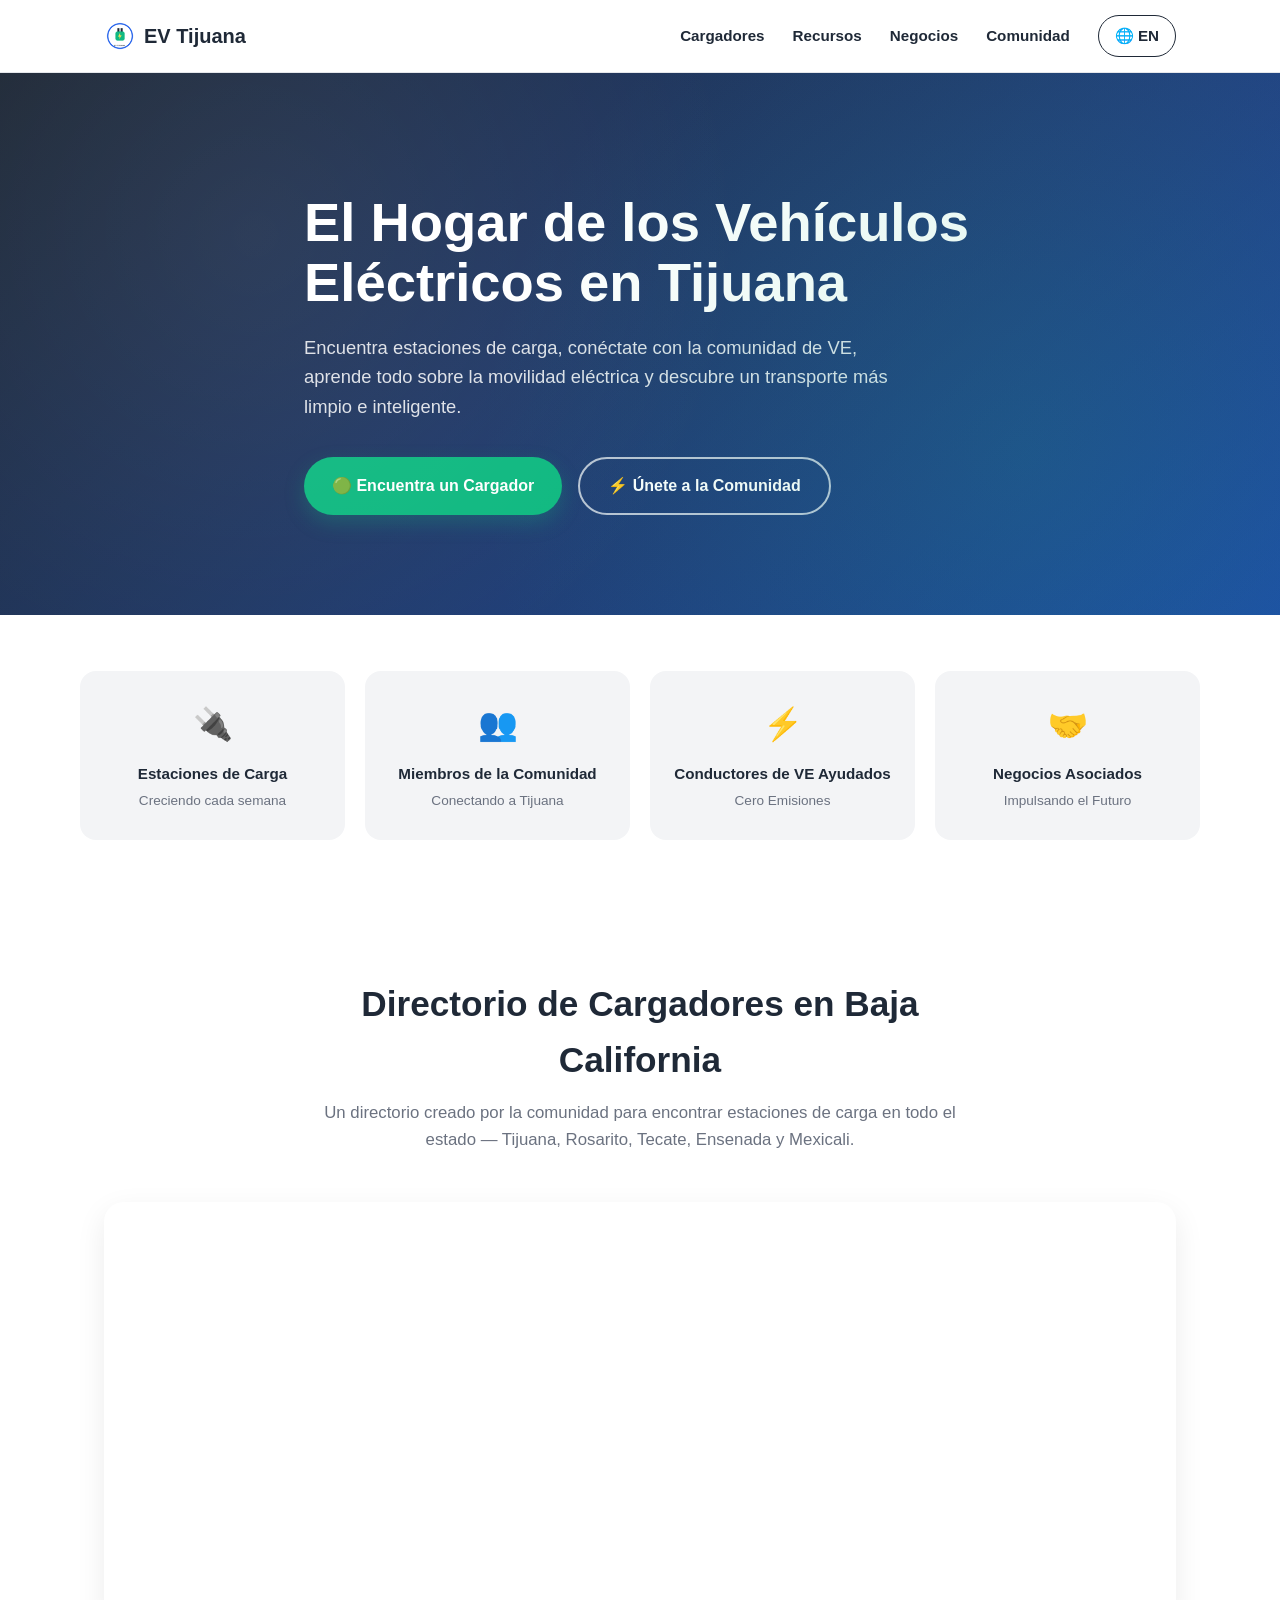
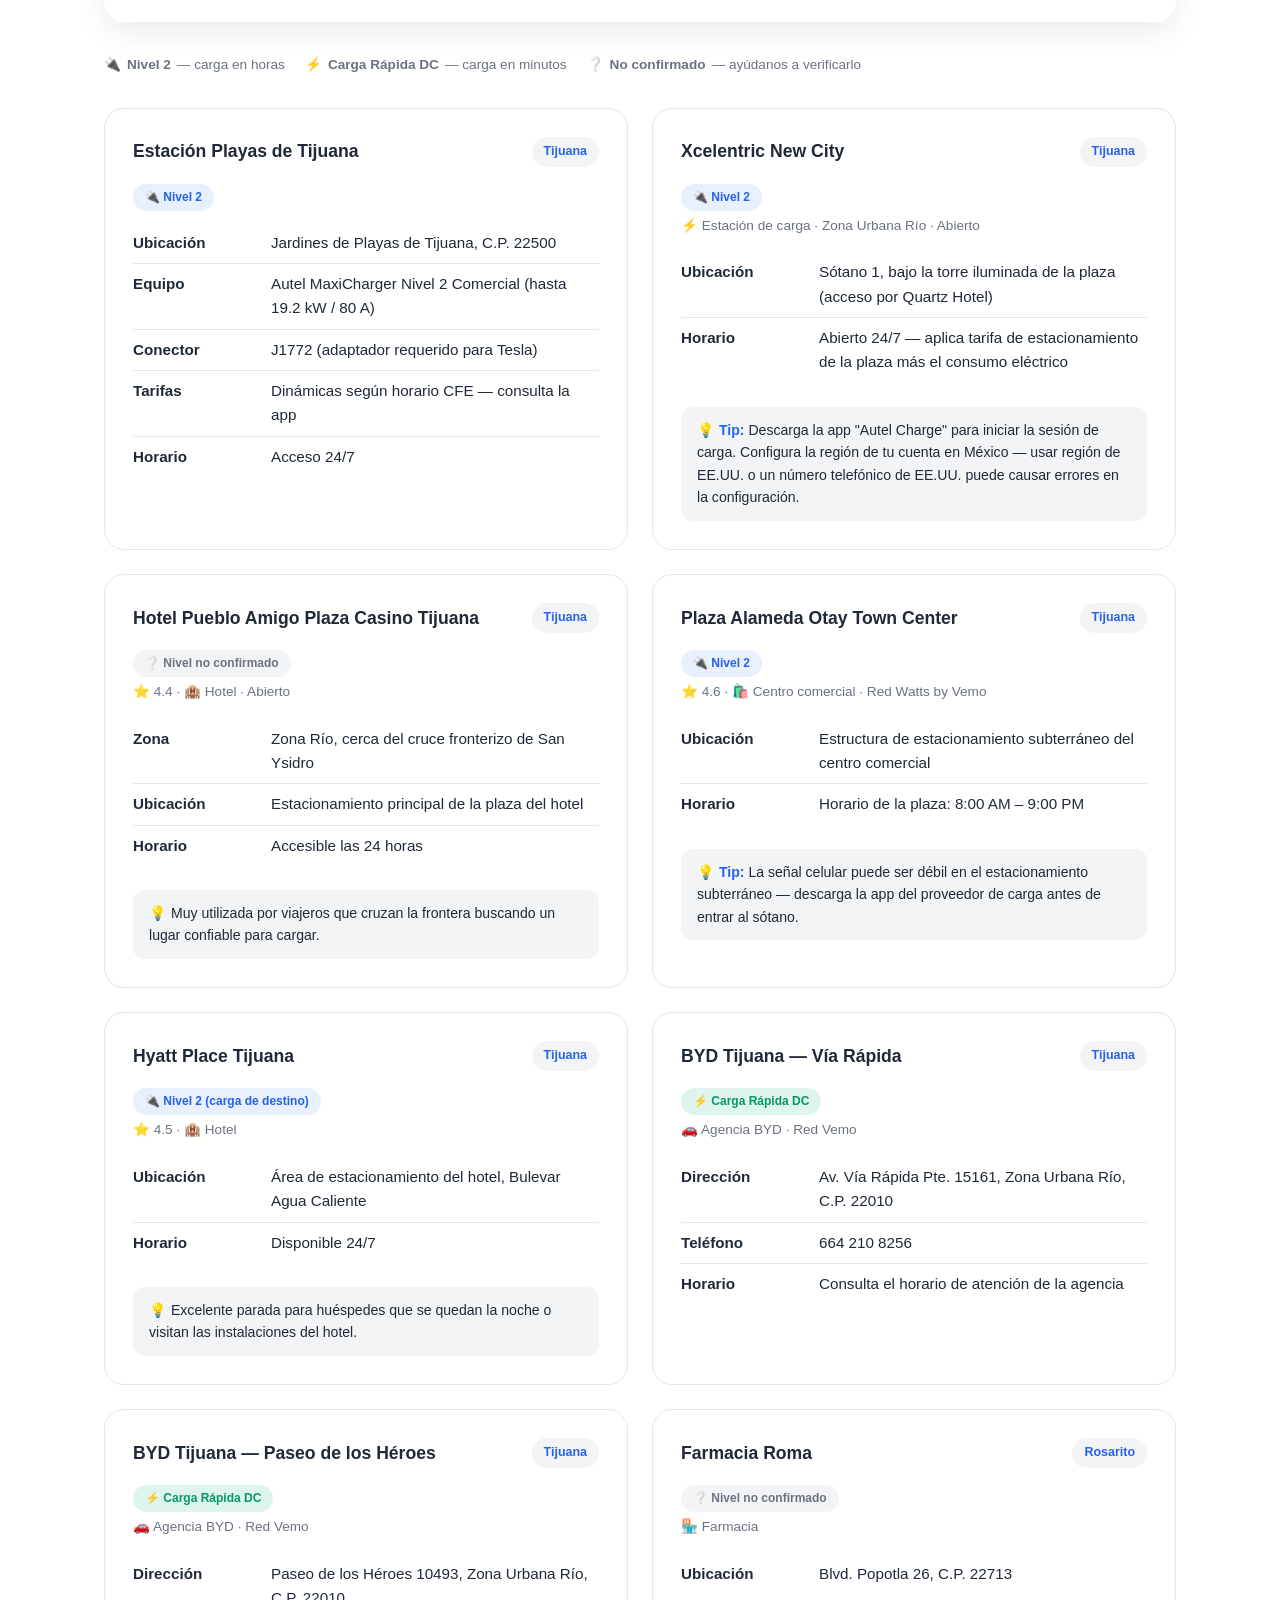
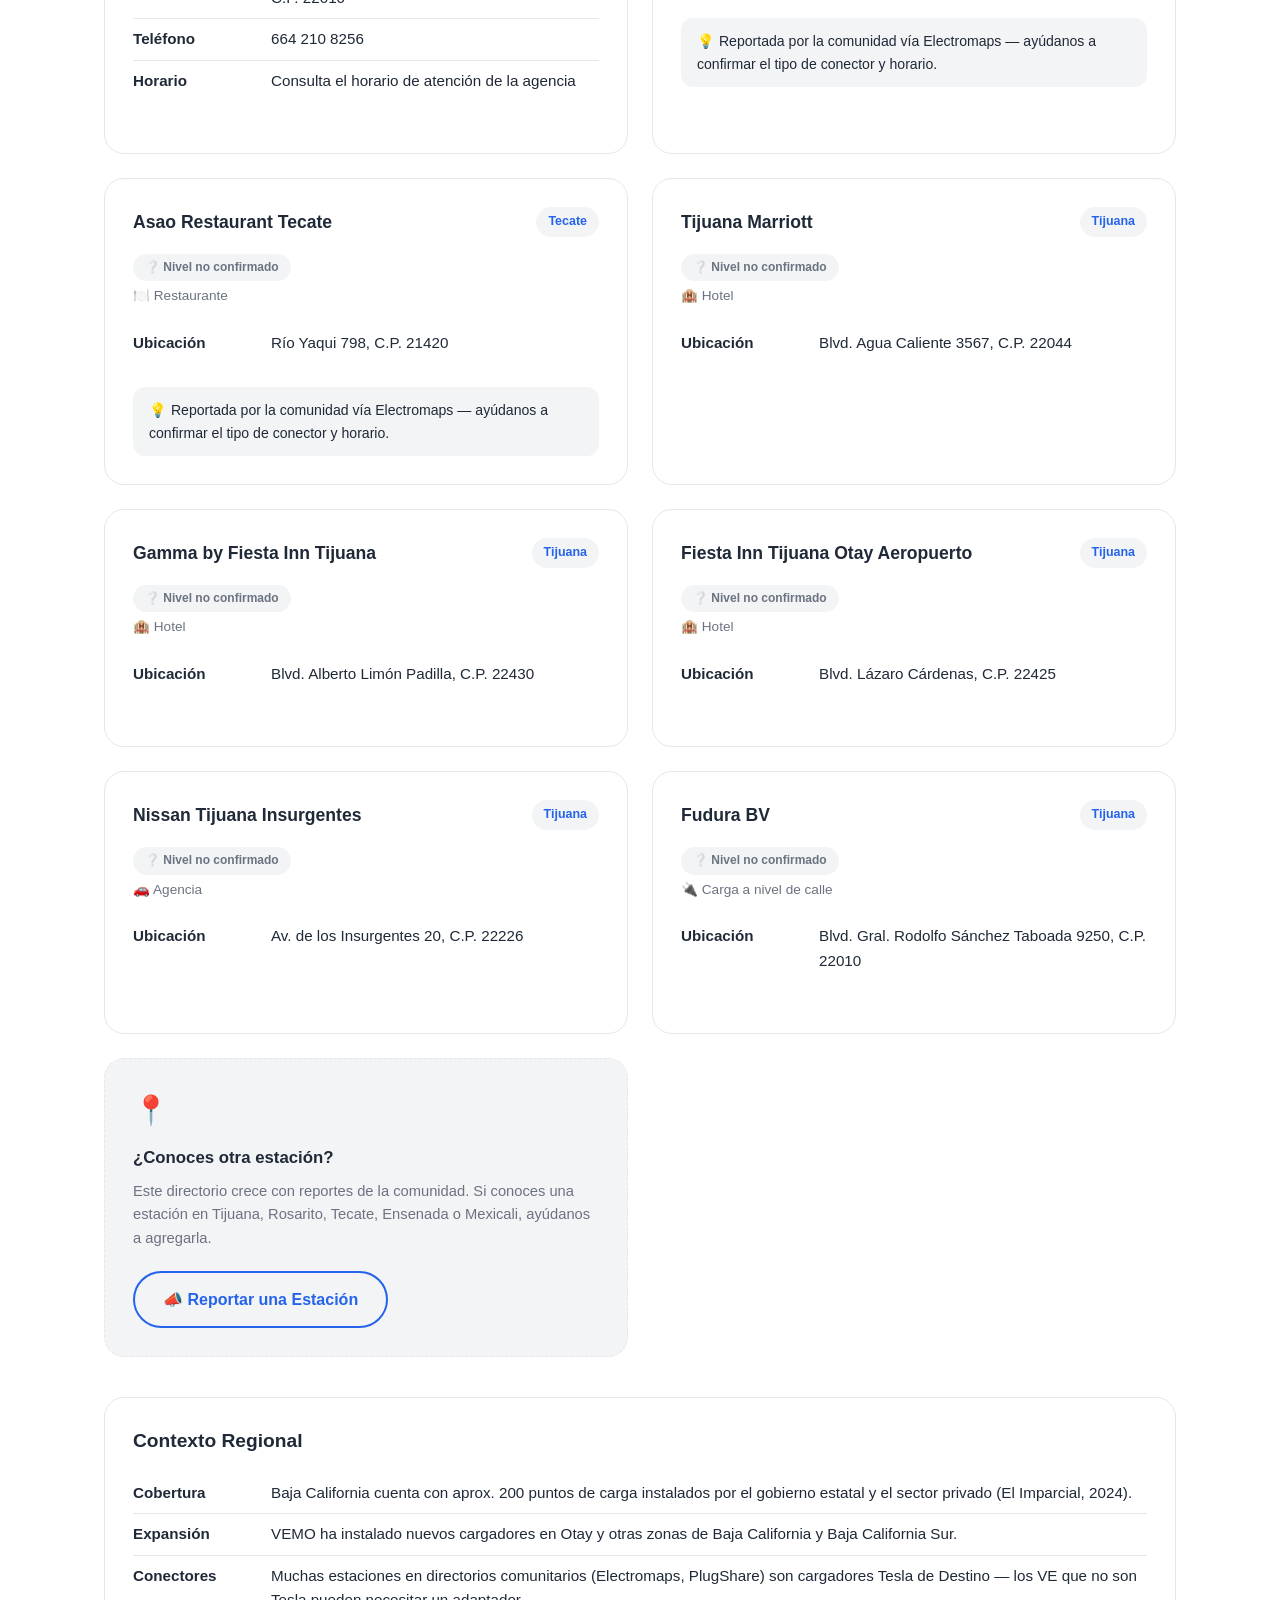
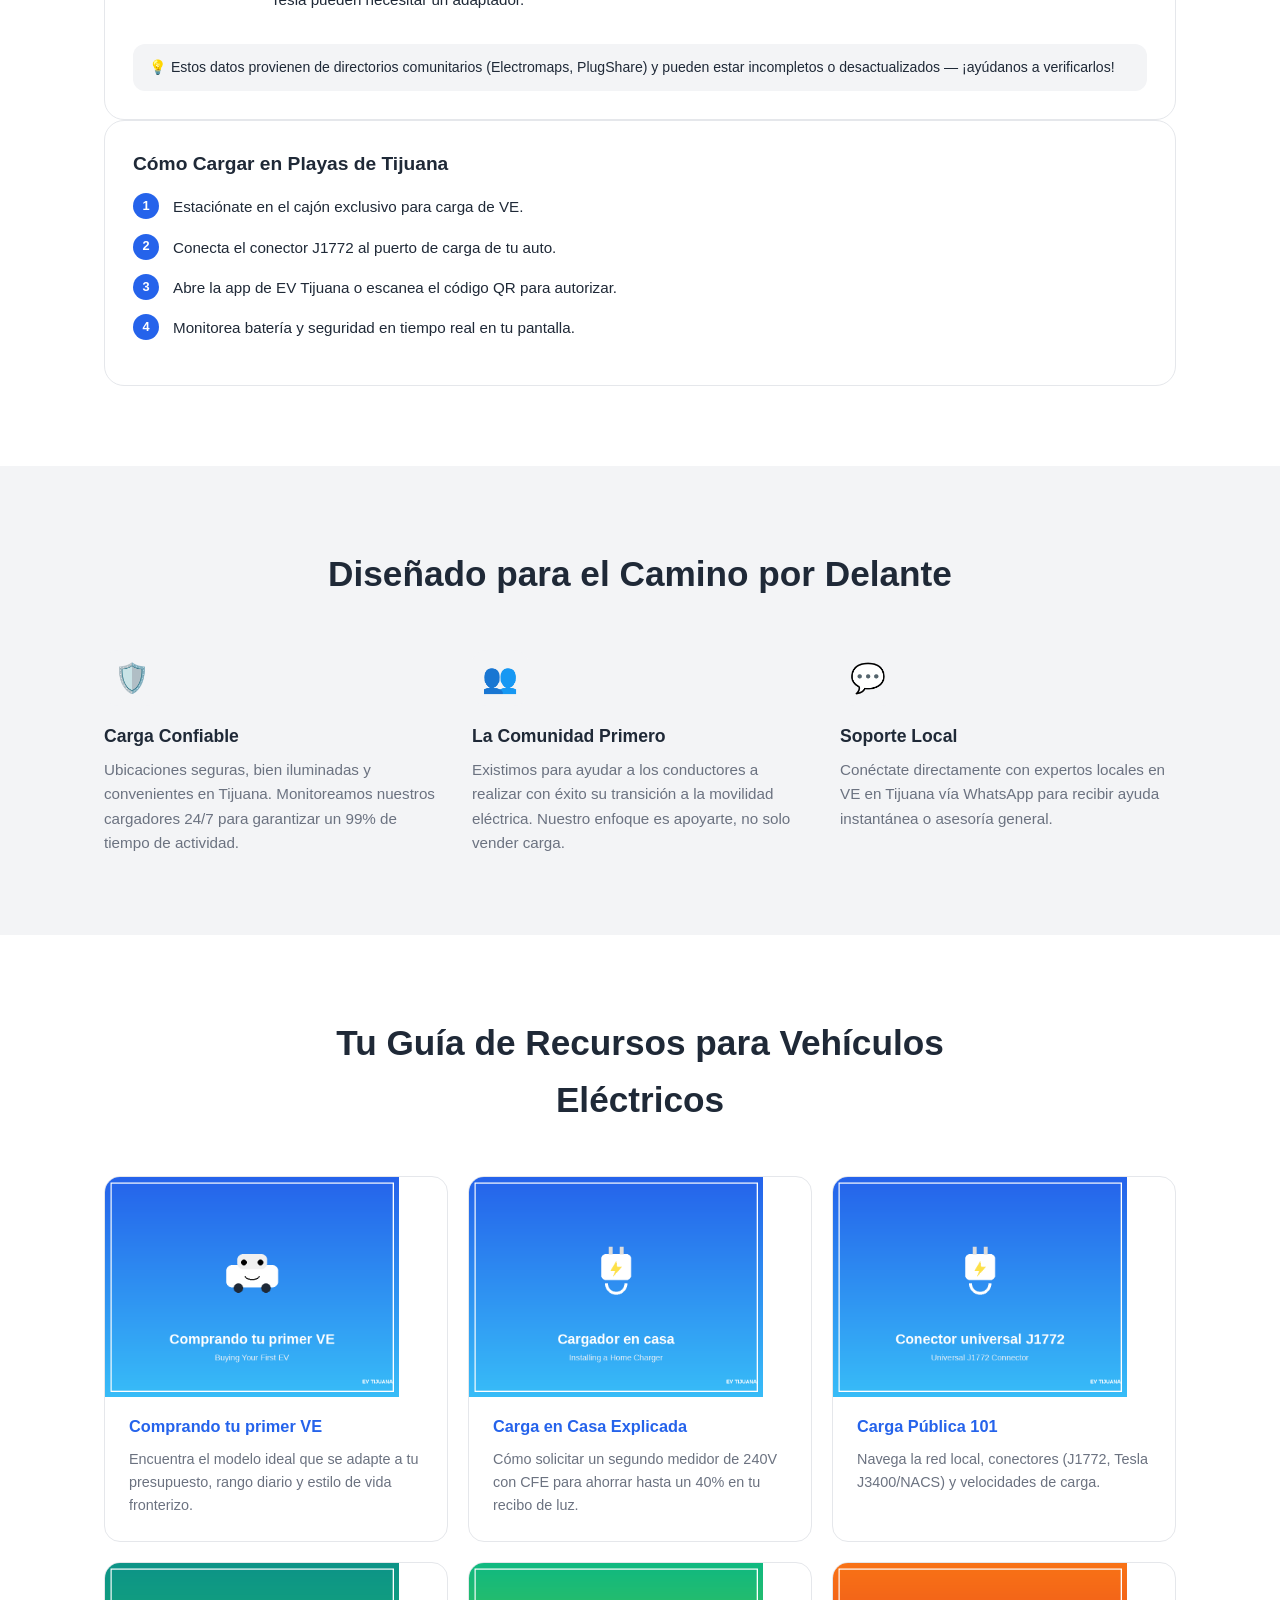
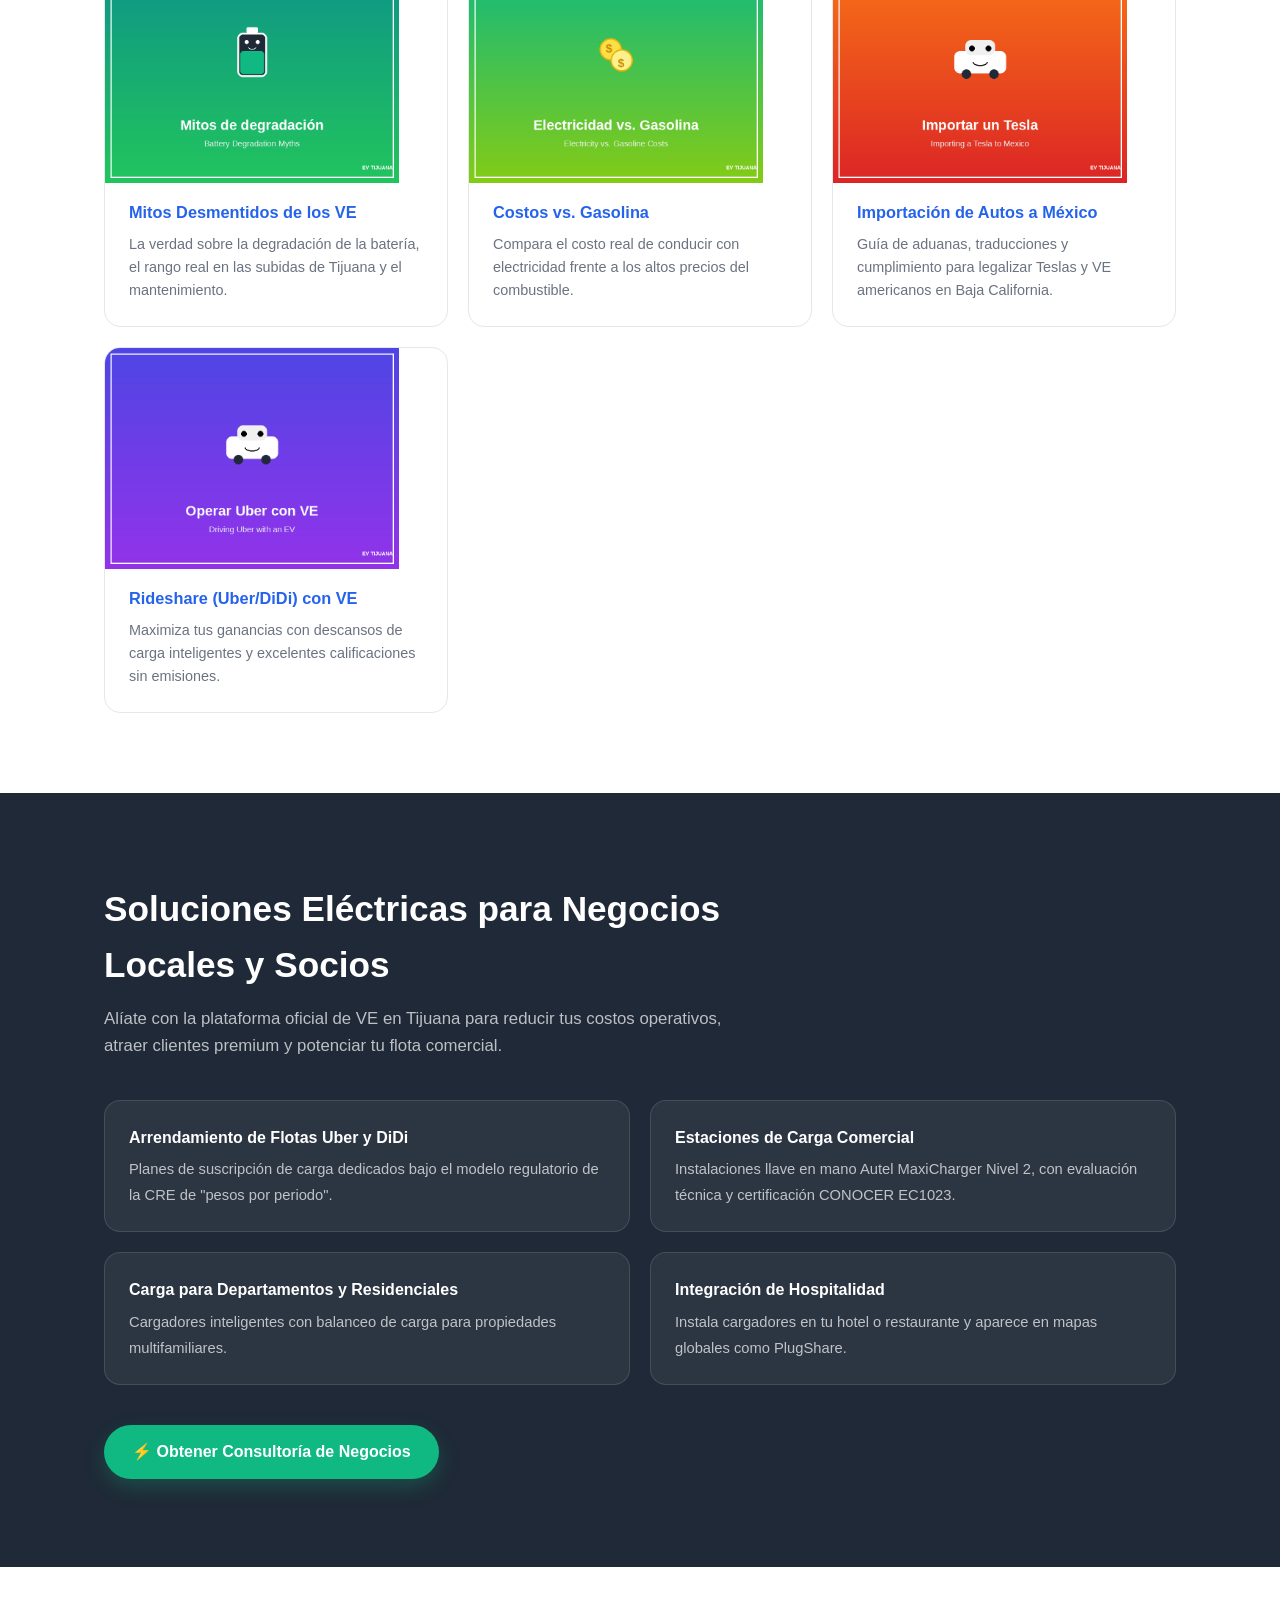
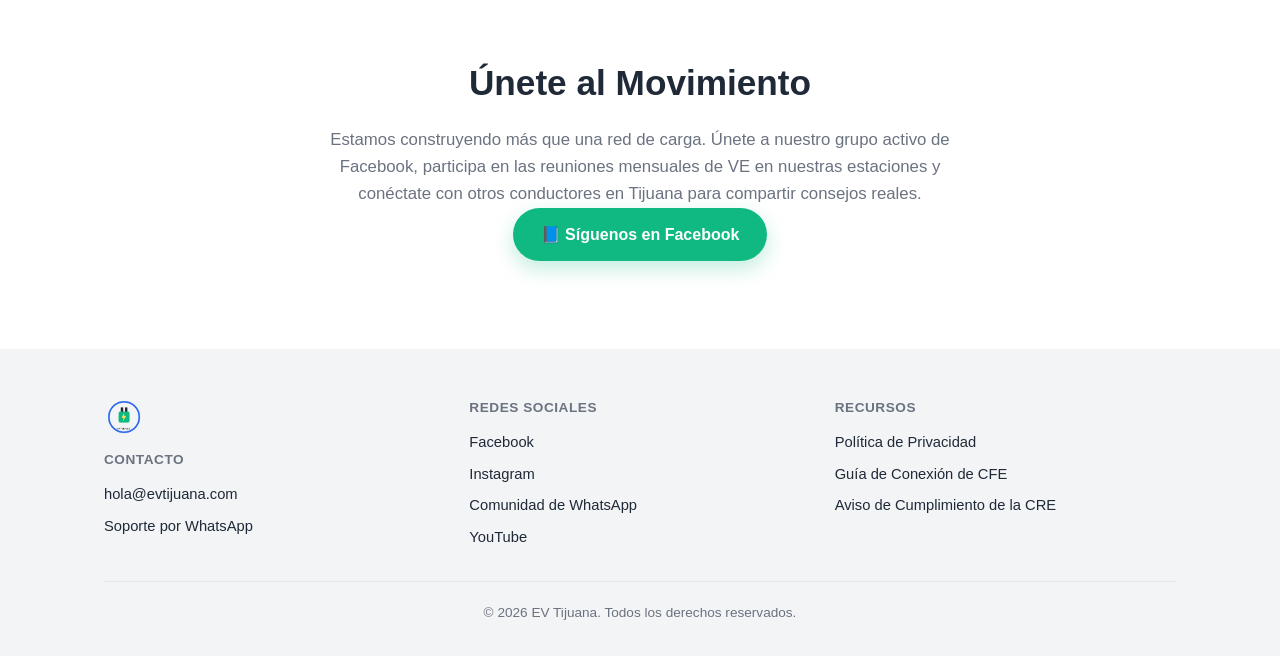
<file: index.html>
<!DOCTYPE html>
<html lang="es">
<head>
<meta charset="UTF-8">
<meta name="viewport" content="width=device-width, initial-scale=1.0">
<title>EV Tijuana — El Hogar de los Vehículos Eléctricos en Tijuana</title>
<meta name="description" content="Directorio comunitario de estaciones de carga para vehículos eléctricos en Baja California — Tijuana, Rosarito, Tecate, Ensenada y Mexicali.">
<link rel="icon" type="image/png" href="assets/logos/logo_1_minimal.png">
<link rel="stylesheet" href="style.css">
</head>
<body>

<nav class="navbar">
  <div class="container">
    <a href="#" class="brand"><img src="assets/logos/logo_1_minimal.png" alt="EV Tijuana" class="brand-logo"> EV Tijuana</a>
    <div class="nav-links">
      <a href="#cargadores">Cargadores</a>
      <a href="#recursos">Recursos</a>
      <a href="#negocios">Negocios</a>
      <a href="#comunidad">Comunidad</a>
      <a href="en.html" class="lang-switch">🌐 EN</a>
    </div>
  </div>
</nav>

<header class="hero">
  <div class="container hero-inner">
    <h1>El Hogar de los Vehículos Eléctricos en Tijuana</h1>
    <p>Encuentra estaciones de carga, conéctate con la comunidad de VE, aprende todo sobre la movilidad eléctrica y descubre un transporte más limpio e inteligente.</p>
    <div class="hero-actions">
      <a href="#cargadores" class="btn btn-primary">🟢 Encuentra un Cargador</a>
      <a href="#comunidad" class="btn btn-secondary">⚡ Únete a la Comunidad</a>
    </div>
  </div>
</header>

<section class="container stats">
  <div class="stat-card">
    <div class="stat-icon">🔌</div>
    <div class="stat-label">Estaciones de Carga</div>
    <div class="stat-value">Creciendo cada semana</div>
  </div>
  <div class="stat-card">
    <div class="stat-icon">👥</div>
    <div class="stat-label">Miembros de la Comunidad</div>
    <div class="stat-value">Conectando a Tijuana</div>
  </div>
  <div class="stat-card">
    <div class="stat-icon">⚡</div>
    <div class="stat-label">Conductores de VE Ayudados</div>
    <div class="stat-value">Cero Emisiones</div>
  </div>
  <div class="stat-card">
    <div class="stat-icon">🤝</div>
    <div class="stat-label">Negocios Asociados</div>
    <div class="stat-value">Impulsando el Futuro</div>
  </div>
</section>

<section id="cargadores" class="section">
  <div class="container">
    <div class="section-head">
      <h2>Directorio de Cargadores en Baja California</h2>
      <p>Un directorio creado por la comunidad para encontrar estaciones de carga en todo el estado — Tijuana, Rosarito, Tecate, Ensenada y Mexicali.</p>
    </div>

    <iframe class="map-frame map-frame-wide" loading="lazy" allowfullscreen
      src="https://maps.google.com/maps?q=Baja%20California%2C%20M%C3%A9xico&t=&z=8&ie=UTF8&iwloc=&output=embed">
    </iframe>

    <div class="speed-legend">
      <span>🔌 <strong>Nivel 2</strong> — carga en horas</span>
      <span>⚡ <strong>Carga Rápida DC</strong> — carga en minutos</span>
      <span>❔ <strong>No confirmado</strong> — ayúdanos a verificarlo</span>
    </div>

    <div class="station-grid">
      <div class="station-card">
        <div class="station-card-head">
          <h3>Estación Playas de Tijuana</h3>
          <span class="station-tag">Tijuana</span>
        </div>
        <div class="speed-badge speed-badge--l2">🔌 Nivel 2</div>
        <ul class="charger-facts">
          <li><strong>Ubicación</strong> Jardines de Playas de Tijuana, C.P. 22500</li>
          <li><strong>Equipo</strong> Autel MaxiCharger Nivel 2 Comercial (hasta 19.2 kW / 80 A)</li>
          <li><strong>Conector</strong> J1772 (adaptador requerido para Tesla)</li>
          <li><strong>Tarifas</strong> Dinámicas según horario CFE — consulta la app</li>
          <li><strong>Horario</strong> Acceso 24/7</li>
        </ul>
      </div>
      <div class="station-card">
        <div class="station-card-head">
          <h3>Xcelentric New City</h3>
          <span class="station-tag">Tijuana</span>
        </div>
        <div class="speed-badge speed-badge--l2">🔌 Nivel 2</div>
        <div class="station-meta">⚡ Estación de carga · Zona Urbana Río · Abierto</div>
        <ul class="charger-facts">
          <li><strong>Ubicación</strong> Sótano 1, bajo la torre iluminada de la plaza (acceso por Quartz Hotel)</li>
          <li><strong>Horario</strong> Abierto 24/7 — aplica tarifa de estacionamiento de la plaza más el consumo eléctrico</li>
        </ul>
        <p class="station-tip">💡 <strong>Tip:</strong> Descarga la app "Autel Charge" para iniciar la sesión de carga. Configura la región de tu cuenta en México — usar región de EE.UU. o un número telefónico de EE.UU. puede causar errores en la configuración.</p>
      </div>
      <div class="station-card">
        <div class="station-card-head">
          <h3>Hotel Pueblo Amigo Plaza Casino Tijuana</h3>
          <span class="station-tag">Tijuana</span>
        </div>
        <div class="speed-badge speed-badge--unknown">❔ Nivel no confirmado</div>
        <div class="station-meta">⭐ 4.4 · 🏨 Hotel · Abierto</div>
        <ul class="charger-facts">
          <li><strong>Zona</strong> Zona Río, cerca del cruce fronterizo de San Ysidro</li>
          <li><strong>Ubicación</strong> Estacionamiento principal de la plaza del hotel</li>
          <li><strong>Horario</strong> Accesible las 24 horas</li>
        </ul>
        <p class="station-tip">💡 Muy utilizada por viajeros que cruzan la frontera buscando un lugar confiable para cargar.</p>
      </div>
      <div class="station-card">
        <div class="station-card-head">
          <h3>Plaza Alameda Otay Town Center</h3>
          <span class="station-tag">Tijuana</span>
        </div>
        <div class="speed-badge speed-badge--l2">🔌 Nivel 2</div>
        <div class="station-meta">⭐ 4.6 · 🛍️ Centro comercial · Red Watts by Vemo</div>
        <ul class="charger-facts">
          <li><strong>Ubicación</strong> Estructura de estacionamiento subterráneo del centro comercial</li>
          <li><strong>Horario</strong> Horario de la plaza: 8:00 AM – 9:00 PM</li>
        </ul>
        <p class="station-tip">💡 <strong>Tip:</strong> La señal celular puede ser débil en el estacionamiento subterráneo — descarga la app del proveedor de carga antes de entrar al sótano.</p>
      </div>
      <div class="station-card">
        <div class="station-card-head">
          <h3>Hyatt Place Tijuana</h3>
          <span class="station-tag">Tijuana</span>
        </div>
        <div class="speed-badge speed-badge--l2">🔌 Nivel 2 (carga de destino)</div>
        <div class="station-meta">⭐ 4.5 · 🏨 Hotel</div>
        <ul class="charger-facts">
          <li><strong>Ubicación</strong> Área de estacionamiento del hotel, Bulevar Agua Caliente</li>
          <li><strong>Horario</strong> Disponible 24/7</li>
        </ul>
        <p class="station-tip">💡 Excelente parada para huéspedes que se quedan la noche o visitan las instalaciones del hotel.</p>
      </div>
      <div class="station-card">
        <div class="station-card-head">
          <h3>BYD Tijuana — Vía Rápida</h3>
          <span class="station-tag">Tijuana</span>
        </div>
        <div class="speed-badge speed-badge--dcfast">⚡ Carga Rápida DC</div>
        <div class="station-meta">🚗 Agencia BYD · Red Vemo</div>
        <ul class="charger-facts">
          <li><strong>Dirección</strong> Av. Vía Rápida Pte. 15161, Zona Urbana Río, C.P. 22010</li>
          <li><strong>Teléfono</strong> 664 210 8256</li>
          <li><strong>Horario</strong> Consulta el horario de atención de la agencia</li>
        </ul>
      </div>
      <div class="station-card">
        <div class="station-card-head">
          <h3>BYD Tijuana — Paseo de los Héroes</h3>
          <span class="station-tag">Tijuana</span>
        </div>
        <div class="speed-badge speed-badge--dcfast">⚡ Carga Rápida DC</div>
        <div class="station-meta">🚗 Agencia BYD · Red Vemo</div>
        <ul class="charger-facts">
          <li><strong>Dirección</strong> Paseo de los Héroes 10493, Zona Urbana Río, C.P. 22010</li>
          <li><strong>Teléfono</strong> 664 210 8256</li>
          <li><strong>Horario</strong> Consulta el horario de atención de la agencia</li>
        </ul>
      </div>
      <div class="station-card">
        <div class="station-card-head">
          <h3>Farmacia Roma</h3>
          <span class="station-tag">Rosarito</span>
        </div>
        <div class="speed-badge speed-badge--unknown">❔ Nivel no confirmado</div>
        <div class="station-meta">🏪 Farmacia</div>
        <ul class="charger-facts">
          <li><strong>Ubicación</strong> Blvd. Popotla 26, C.P. 22713</li>
        </ul>
        <p class="station-tip">💡 Reportada por la comunidad vía Electromaps — ayúdanos a confirmar el tipo de conector y horario.</p>
      </div>
      <div class="station-card">
        <div class="station-card-head">
          <h3>Asao Restaurant Tecate</h3>
          <span class="station-tag">Tecate</span>
        </div>
        <div class="speed-badge speed-badge--unknown">❔ Nivel no confirmado</div>
        <div class="station-meta">🍽️ Restaurante</div>
        <ul class="charger-facts">
          <li><strong>Ubicación</strong> Río Yaqui 798, C.P. 21420</li>
        </ul>
        <p class="station-tip">💡 Reportada por la comunidad vía Electromaps — ayúdanos a confirmar el tipo de conector y horario.</p>
      </div>
      <div class="station-card">
        <div class="station-card-head">
          <h3>Tijuana Marriott</h3>
          <span class="station-tag">Tijuana</span>
        </div>
        <div class="speed-badge speed-badge--unknown">❔ Nivel no confirmado</div>
        <div class="station-meta">🏨 Hotel</div>
        <ul class="charger-facts">
          <li><strong>Ubicación</strong> Blvd. Agua Caliente 3567, C.P. 22044</li>
        </ul>
      </div>
      <div class="station-card">
        <div class="station-card-head">
          <h3>Gamma by Fiesta Inn Tijuana</h3>
          <span class="station-tag">Tijuana</span>
        </div>
        <div class="speed-badge speed-badge--unknown">❔ Nivel no confirmado</div>
        <div class="station-meta">🏨 Hotel</div>
        <ul class="charger-facts">
          <li><strong>Ubicación</strong> Blvd. Alberto Limón Padilla, C.P. 22430</li>
        </ul>
      </div>
      <div class="station-card">
        <div class="station-card-head">
          <h3>Fiesta Inn Tijuana Otay Aeropuerto</h3>
          <span class="station-tag">Tijuana</span>
        </div>
        <div class="speed-badge speed-badge--unknown">❔ Nivel no confirmado</div>
        <div class="station-meta">🏨 Hotel</div>
        <ul class="charger-facts">
          <li><strong>Ubicación</strong> Blvd. Lázaro Cárdenas, C.P. 22425</li>
        </ul>
      </div>
      <div class="station-card">
        <div class="station-card-head">
          <h3>Nissan Tijuana Insurgentes</h3>
          <span class="station-tag">Tijuana</span>
        </div>
        <div class="speed-badge speed-badge--unknown">❔ Nivel no confirmado</div>
        <div class="station-meta">🚗 Agencia</div>
        <ul class="charger-facts">
          <li><strong>Ubicación</strong> Av. de los Insurgentes 20, C.P. 22226</li>
        </ul>
      </div>
      <div class="station-card">
        <div class="station-card-head">
          <h3>Fudura BV</h3>
          <span class="station-tag">Tijuana</span>
        </div>
        <div class="speed-badge speed-badge--unknown">❔ Nivel no confirmado</div>
        <div class="station-meta">🔌 Carga a nivel de calle</div>
        <ul class="charger-facts">
          <li><strong>Ubicación</strong> Blvd. Gral. Rodolfo Sánchez Taboada 9250, C.P. 22010</li>
        </ul>
      </div>
      <div class="station-card station-card-empty">
        <div class="station-empty-icon">📍</div>
        <h3>¿Conoces otra estación?</h3>
        <p>Este directorio crece con reportes de la comunidad. Si conoces una estación en Tijuana, Rosarito, Tecate, Ensenada o Mexicali, ayúdanos a agregarla.</p>
        <a href="mailto:hola@evtijuana.com?subject=Nueva%20estaci%C3%B3n%20de%20carga&body=Nombre%20de%20la%20estaci%C3%B3n%3A%0ACiudad%3A%0ADirecci%C3%B3n%20completa%3A%0ATipo%20de%20conector%3A%0AComentarios%3A" class="btn btn-outline">📣 Reportar una Estación</a>
      </div>
    </div>

    <div class="charger-card">
      <h3>Contexto Regional</h3>
      <ul class="charger-facts">
        <li><strong>Cobertura</strong> Baja California cuenta con aprox. 200 puntos de carga instalados por el gobierno estatal y el sector privado (El Imparcial, 2024).</li>
        <li><strong>Expansión</strong> VEMO ha instalado nuevos cargadores en Otay y otras zonas de Baja California y Baja California Sur.</li>
        <li><strong>Conectores</strong> Muchas estaciones en directorios comunitarios (Electromaps, PlugShare) son cargadores Tesla de Destino — los VE que no son Tesla pueden necesitar un adaptador.</li>
      </ul>
      <p class="station-tip">💡 Estos datos provienen de directorios comunitarios (Electromaps, PlugShare) y pueden estar incompletos o desactualizados — ¡ayúdanos a verificarlos!</p>
    </div>

    <div class="charger-card">
      <h3>Cómo Cargar en Playas de Tijuana</h3>
      <ol class="steps">
        <li>Estaciónate en el cajón exclusivo para carga de VE.</li>
        <li>Conecta el conector J1772 al puerto de carga de tu auto.</li>
        <li>Abre la app de EV Tijuana o escanea el código QR para autorizar.</li>
        <li>Monitorea batería y seguridad en tiempo real en tu pantalla.</li>
      </ol>
    </div>
  </div>
</section>

<section class="section section-alt">
  <div class="container">
    <div class="section-head">
      <h2>Diseñado para el Camino por Delante</h2>
    </div>
    <div class="why-grid">
      <div class="why-card">
        <div class="why-icon">🛡️</div>
        <h3>Carga Confiable</h3>
        <p>Ubicaciones seguras, bien iluminadas y convenientes en Tijuana. Monitoreamos nuestros cargadores 24/7 para garantizar un 99% de tiempo de actividad.</p>
      </div>
      <div class="why-card">
        <div class="why-icon">👥</div>
        <h3>La Comunidad Primero</h3>
        <p>Existimos para ayudar a los conductores a realizar con éxito su transición a la movilidad eléctrica. Nuestro enfoque es apoyarte, no solo vender carga.</p>
      </div>
      <div class="why-card">
        <div class="why-icon">💬</div>
        <h3>Soporte Local</h3>
        <p>Conéctate directamente con expertos locales en VE en Tijuana vía WhatsApp para recibir ayuda instantánea o asesoría general.</p>
      </div>
    </div>
  </div>
</section>

<section id="recursos" class="section">
  <div class="container">
    <div class="section-head">
      <h2>Tu Guía de Recursos para Vehículos Eléctricos</h2>
    </div>
    <div class="resource-grid">
      <div class="resource-card">
        <img class="resource-card-img" src="assets/illustrations/topic_1.png" alt="Comprando tu primer VE" loading="lazy">
        <h3>Comprando tu primer VE</h3>
        <p>Encuentra el modelo ideal que se adapte a tu presupuesto, rango diario y estilo de vida fronterizo.</p>
      </div>
      <div class="resource-card">
        <img class="resource-card-img" src="assets/illustrations/topic_6.png" alt="Carga en Casa Explicada" loading="lazy">
        <h3>Carga en Casa Explicada</h3>
        <p>Cómo solicitar un segundo medidor de 240V con CFE para ahorrar hasta un 40% en tu recibo de luz.</p>
      </div>
      <div class="resource-card">
        <img class="resource-card-img" src="assets/illustrations/topic_13.png" alt="Carga Pública 101" loading="lazy">
        <h3>Carga Pública 101</h3>
        <p>Navega la red local, conectores (J1772, Tesla J3400/NACS) y velocidades de carga.</p>
      </div>
      <div class="resource-card">
        <img class="resource-card-img" src="assets/illustrations/topic_26.png" alt="Mitos Desmentidos de los VE" loading="lazy">
        <h3>Mitos Desmentidos de los VE</h3>
        <p>La verdad sobre la degradación de la batería, el rango real en las subidas de Tijuana y el mantenimiento.</p>
      </div>
      <div class="resource-card">
        <img class="resource-card-img" src="assets/illustrations/topic_3.png" alt="Costos vs. Gasolina" loading="lazy">
        <h3>Costos vs. Gasolina</h3>
        <p>Compara el costo real de conducir con electricidad frente a los altos precios del combustible.</p>
      </div>
      <div class="resource-card">
        <img class="resource-card-img" src="assets/illustrations/topic_19.png" alt="Importación de Autos a México" loading="lazy">
        <h3>Importación de Autos a México</h3>
        <p>Guía de aduanas, traducciones y cumplimiento para legalizar Teslas y VE americanos en Baja California.</p>
      </div>
      <div class="resource-card">
        <img class="resource-card-img" src="assets/illustrations/topic_21.png" alt="Rideshare (Uber/DiDi) con VE" loading="lazy">
        <h3>Rideshare (Uber/DiDi) con VE</h3>
        <p>Maximiza tus ganancias con descansos de carga inteligentes y excelentes calificaciones sin emisiones.</p>
      </div>
    </div>
  </div>
</section>

<section id="negocios" class="fleet">
  <div class="container">
    <div class="section-head">
      <h2>Soluciones Eléctricas para Negocios Locales y Socios</h2>
      <p>Alíate con la plataforma oficial de VE en Tijuana para reducir tus costos operativos, atraer clientes premium y potenciar tu flota comercial.</p>
    </div>
    <div class="fleet-grid">
      <div class="fleet-item">
        <strong>Arrendamiento de Flotas Uber y DiDi</strong>
        <span>Planes de suscripción de carga dedicados bajo el modelo regulatorio de la CRE de "pesos por periodo".</span>
      </div>
      <div class="fleet-item">
        <strong>Estaciones de Carga Comercial</strong>
        <span>Instalaciones llave en mano Autel MaxiCharger Nivel 2, con evaluación técnica y certificación CONOCER EC1023.</span>
      </div>
      <div class="fleet-item">
        <strong>Carga para Departamentos y Residenciales</strong>
        <span>Cargadores inteligentes con balanceo de carga para propiedades multifamiliares.</span>
      </div>
      <div class="fleet-item">
        <strong>Integración de Hospitalidad</strong>
        <span>Instala cargadores en tu hotel o restaurante y aparece en mapas globales como PlugShare.</span>
      </div>
    </div>
    <a href="mailto:hola@evtijuana.com" class="btn btn-primary">⚡ Obtener Consultoría de Negocios</a>
  </div>
</section>

<section id="comunidad" class="community">
  <div class="container">
    <h2>Únete al Movimiento</h2>
    <p>Estamos construyendo más que una red de carga. Únete a nuestro grupo activo de Facebook, participa en las reuniones mensuales de VE en nuestras estaciones y conéctate con otros conductores en Tijuana para compartir consejos reales.</p>
    <a href="https://www.facebook.com/profile.php?id=61591820469625" target="_blank" rel="noopener" class="btn btn-primary">📘 Síguenos en Facebook</a>
  </div>
</section>

<footer>
  <div class="container">
    <div class="footer-grid">
      <div class="footer-col">
        <img src="assets/logos/logo_1_minimal.png" alt="EV Tijuana" class="footer-logo">
        <h4>Contacto</h4>
        <a href="mailto:hola@evtijuana.com">hola@evtijuana.com</a>
        <a href="#">Soporte por WhatsApp</a>
      </div>
      <div class="footer-col">
        <h4>Redes Sociales</h4>
        <a href="https://www.facebook.com/profile.php?id=61591820469625" target="_blank" rel="noopener">Facebook</a>
        <a href="#">Instagram</a>
        <a href="#">Comunidad de WhatsApp</a>
        <a href="#">YouTube</a>
      </div>
      <div class="footer-col">
        <h4>Recursos</h4>
        <a href="#">Política de Privacidad</a>
        <a href="#">Guía de Conexión de CFE</a>
        <a href="#">Aviso de Cumplimiento de la CRE</a>
      </div>
    </div>
    <div class="footer-bottom">© 2026 EV Tijuana. Todos los derechos reservados.</div>
  </div>
</footer>

</body>
</html>
</file>
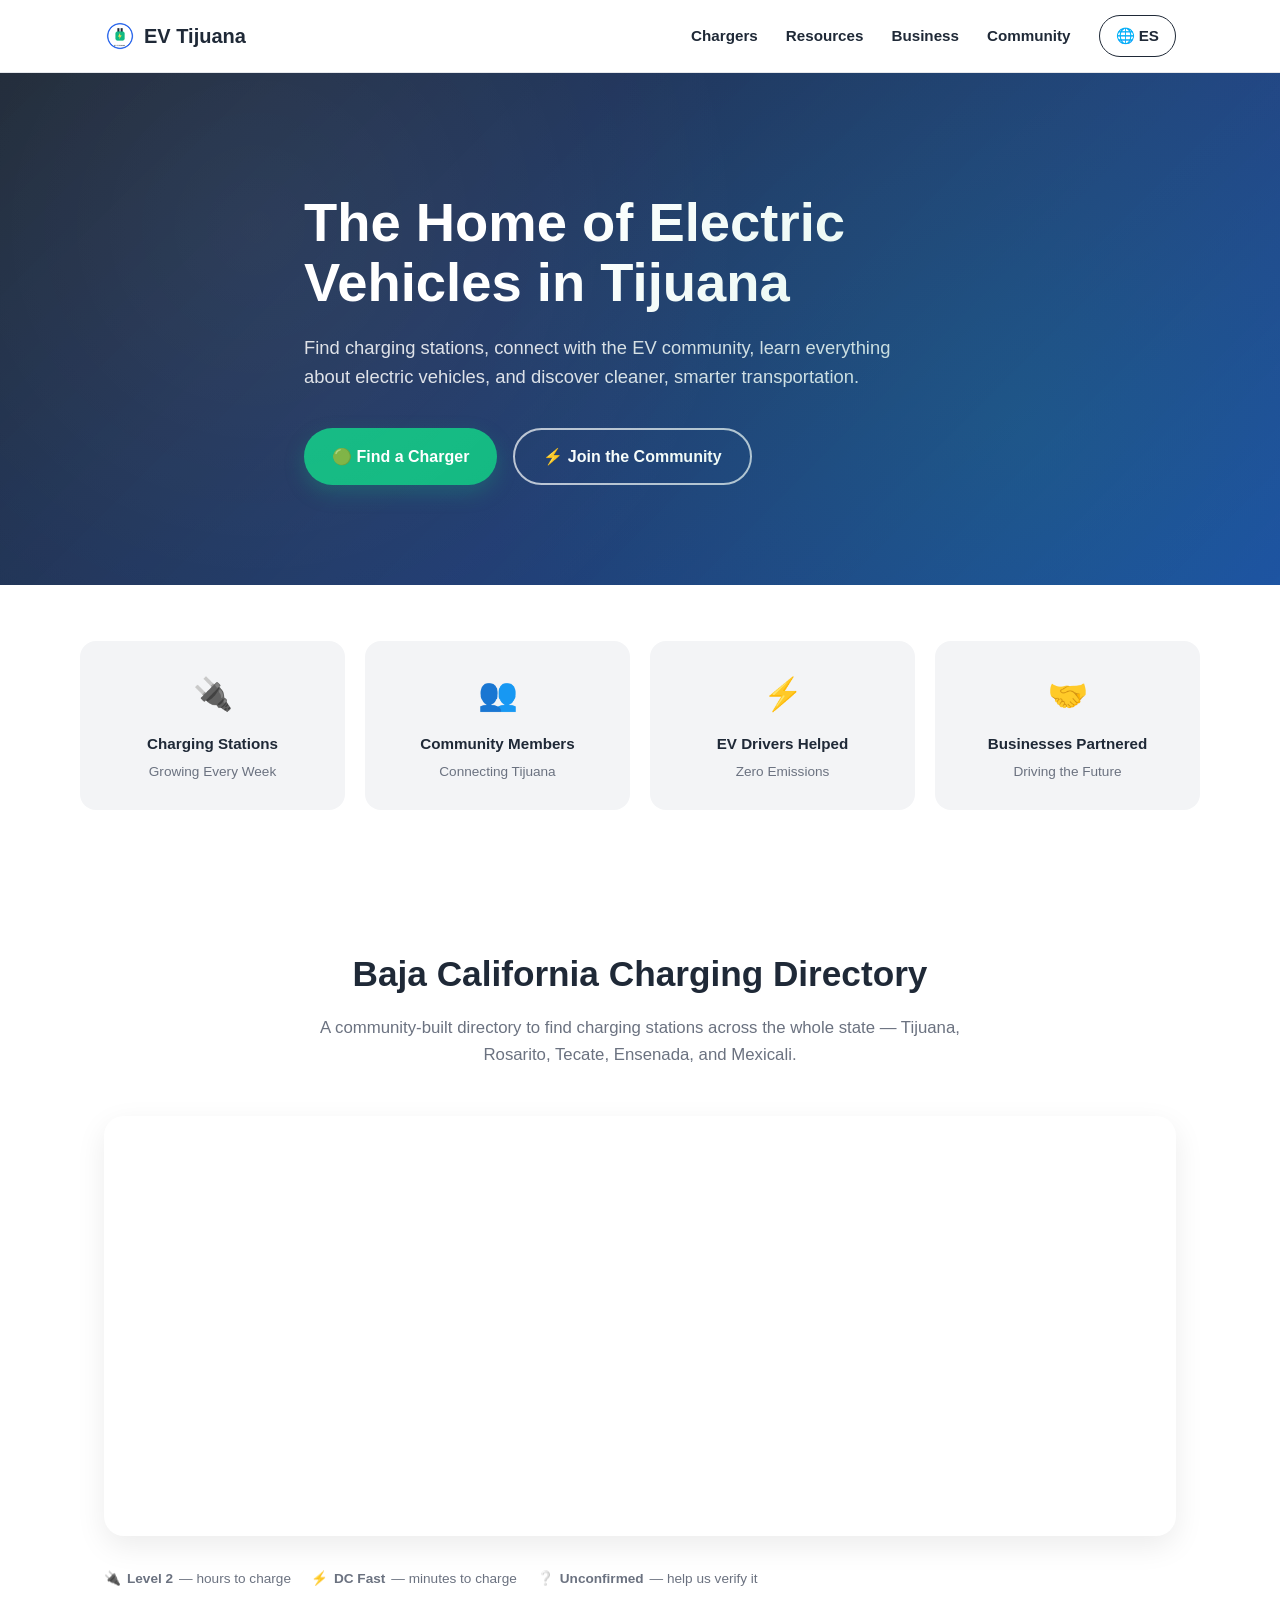
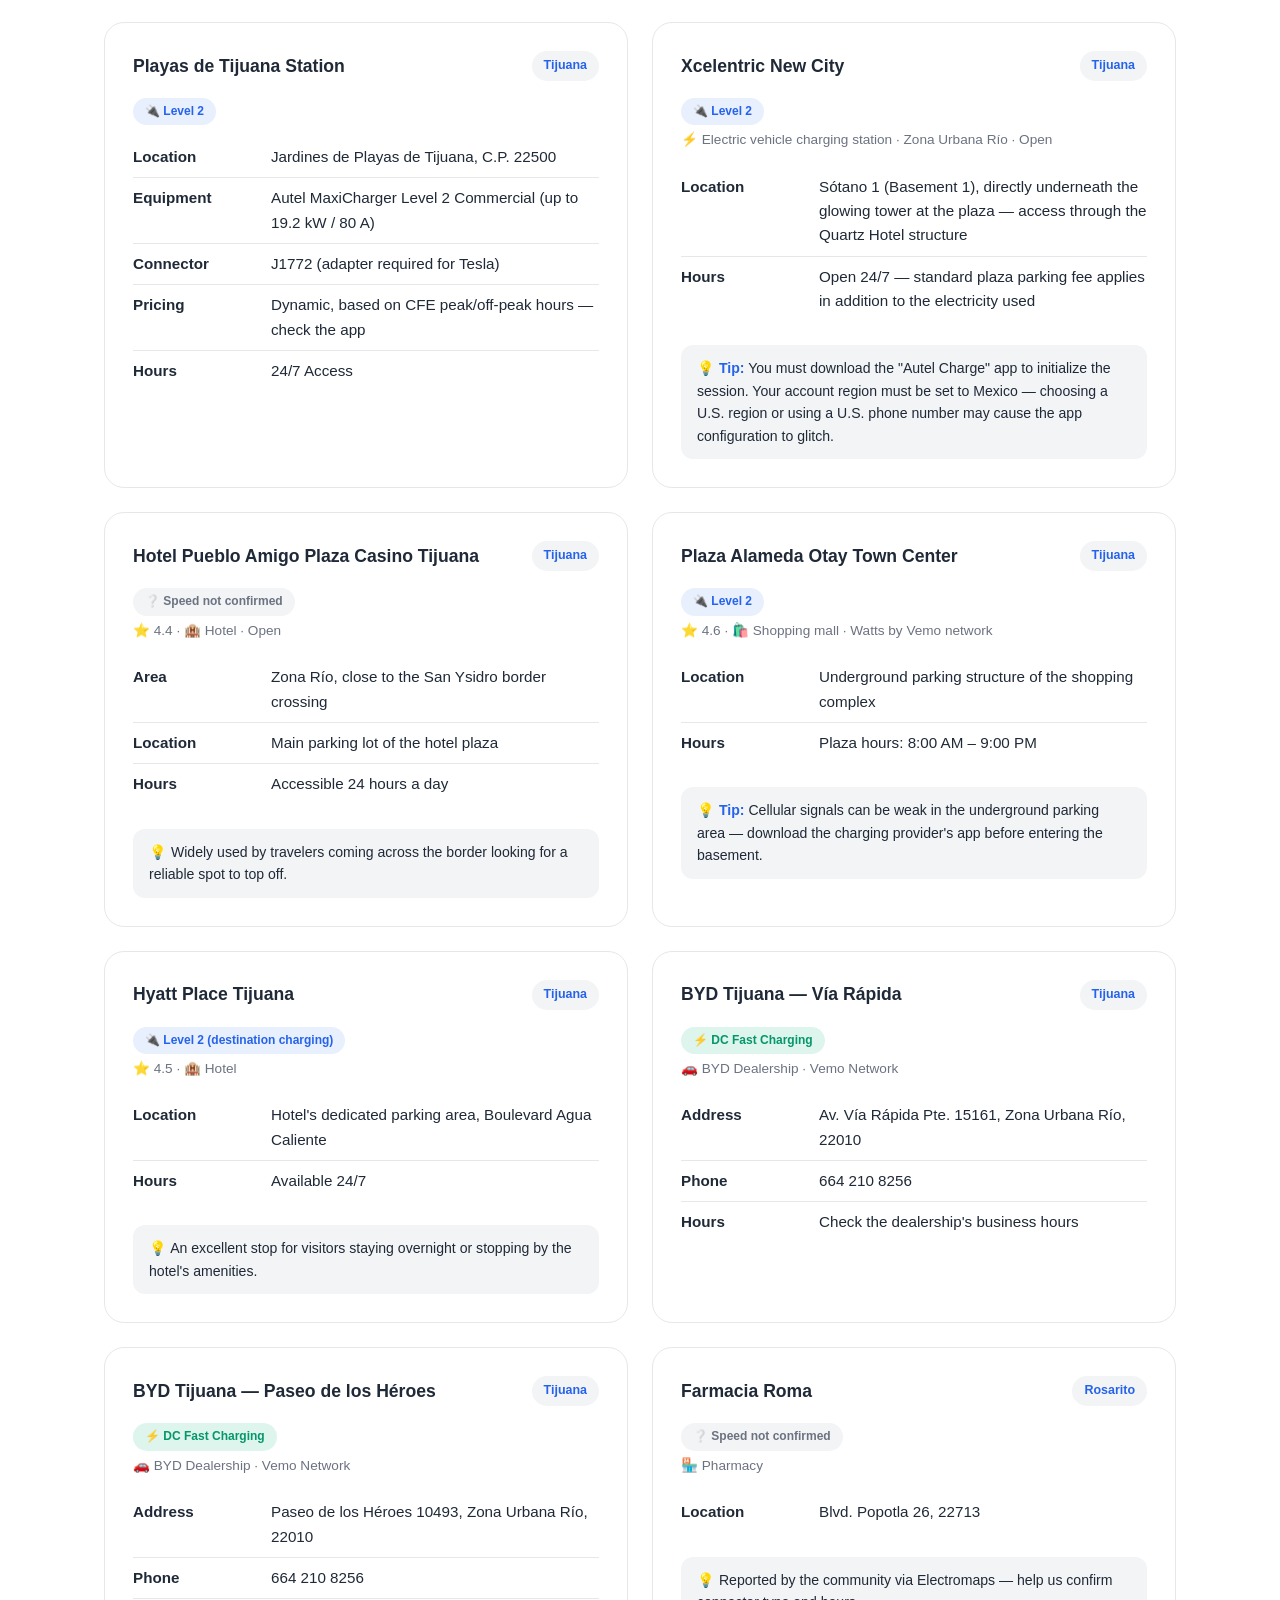
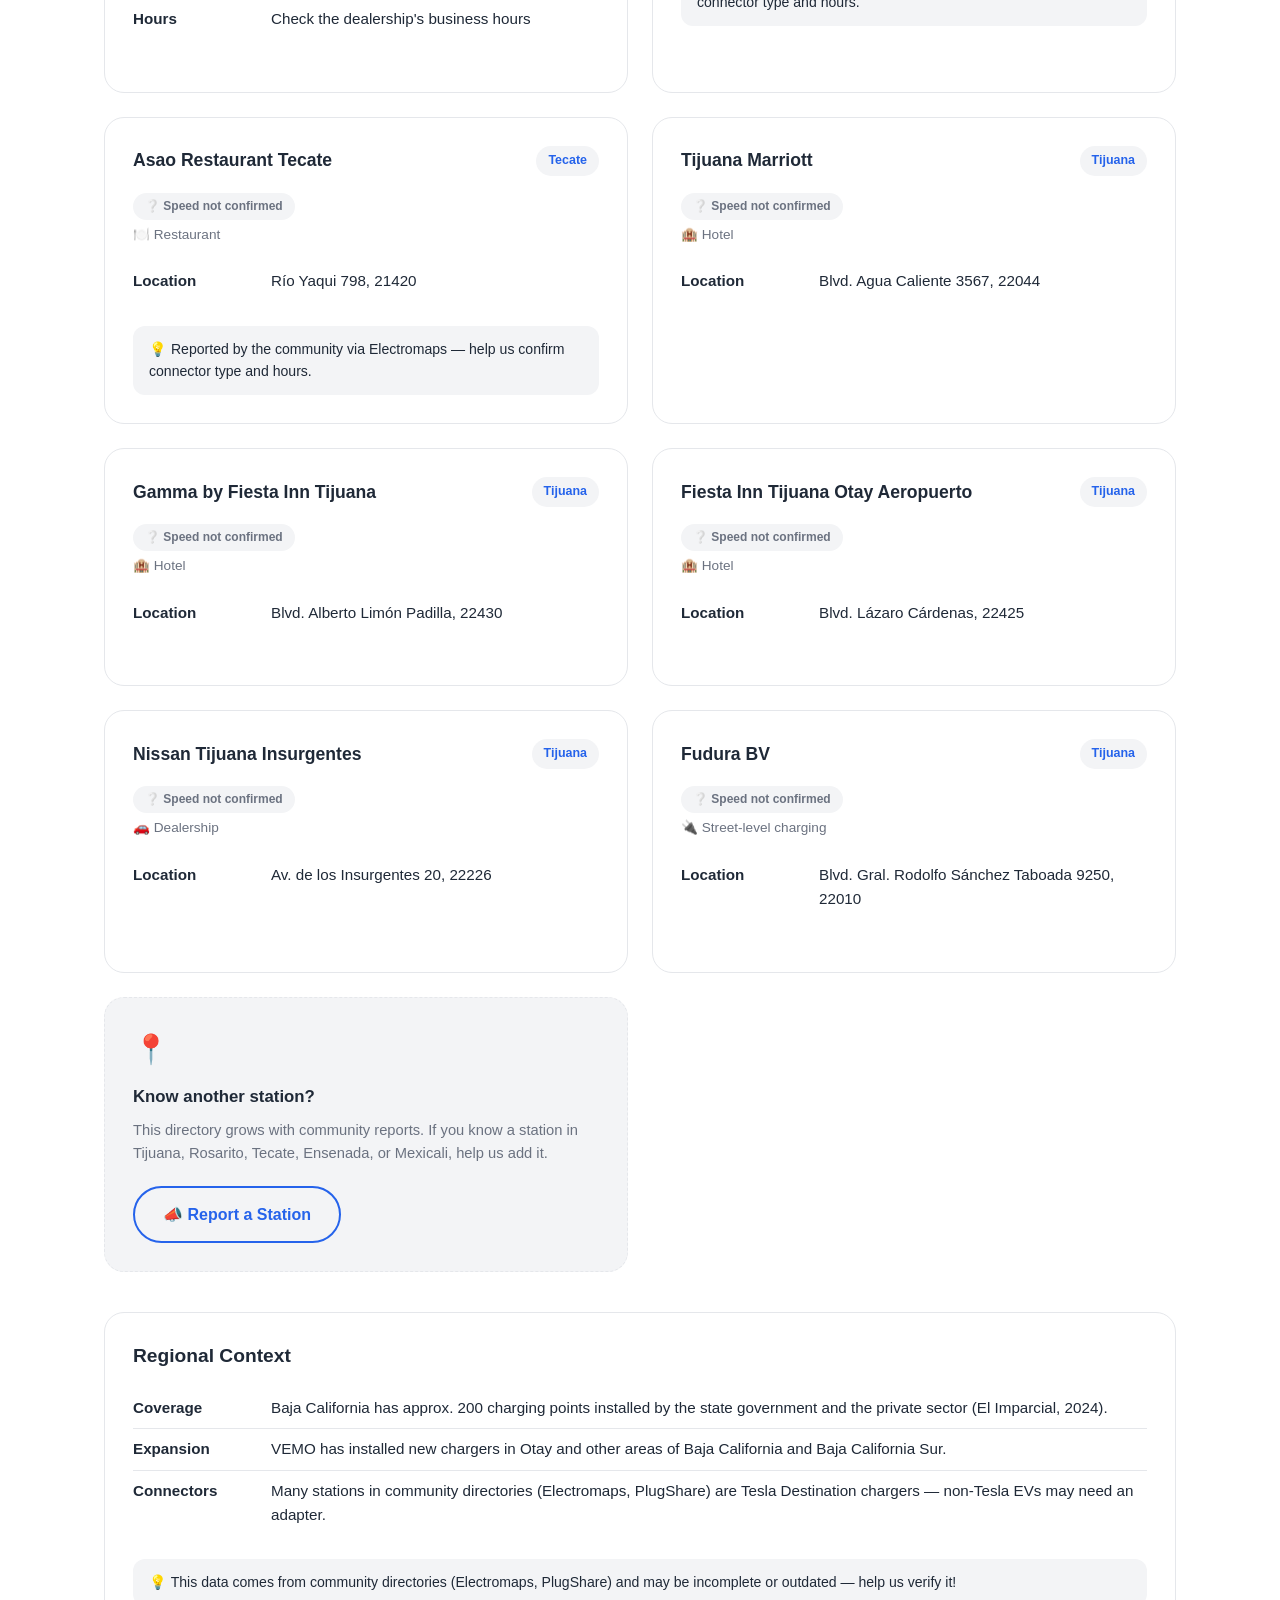
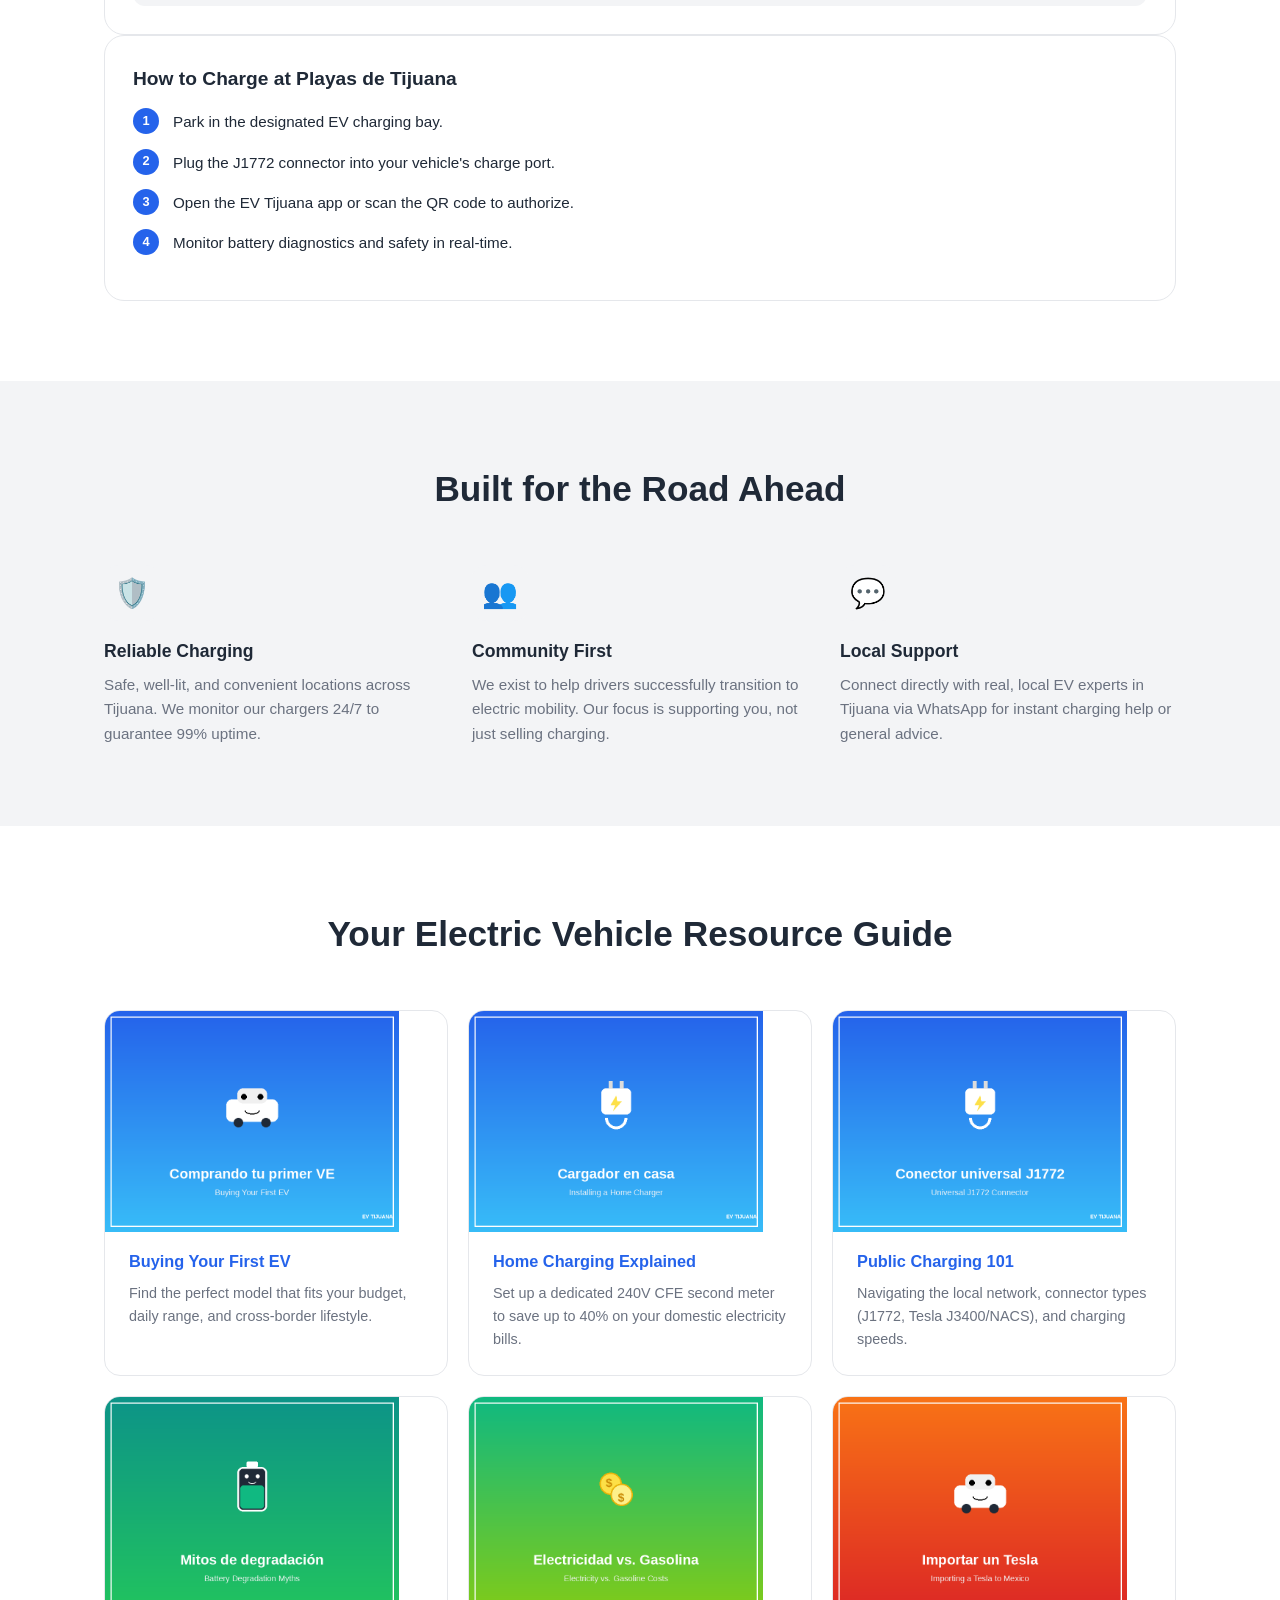
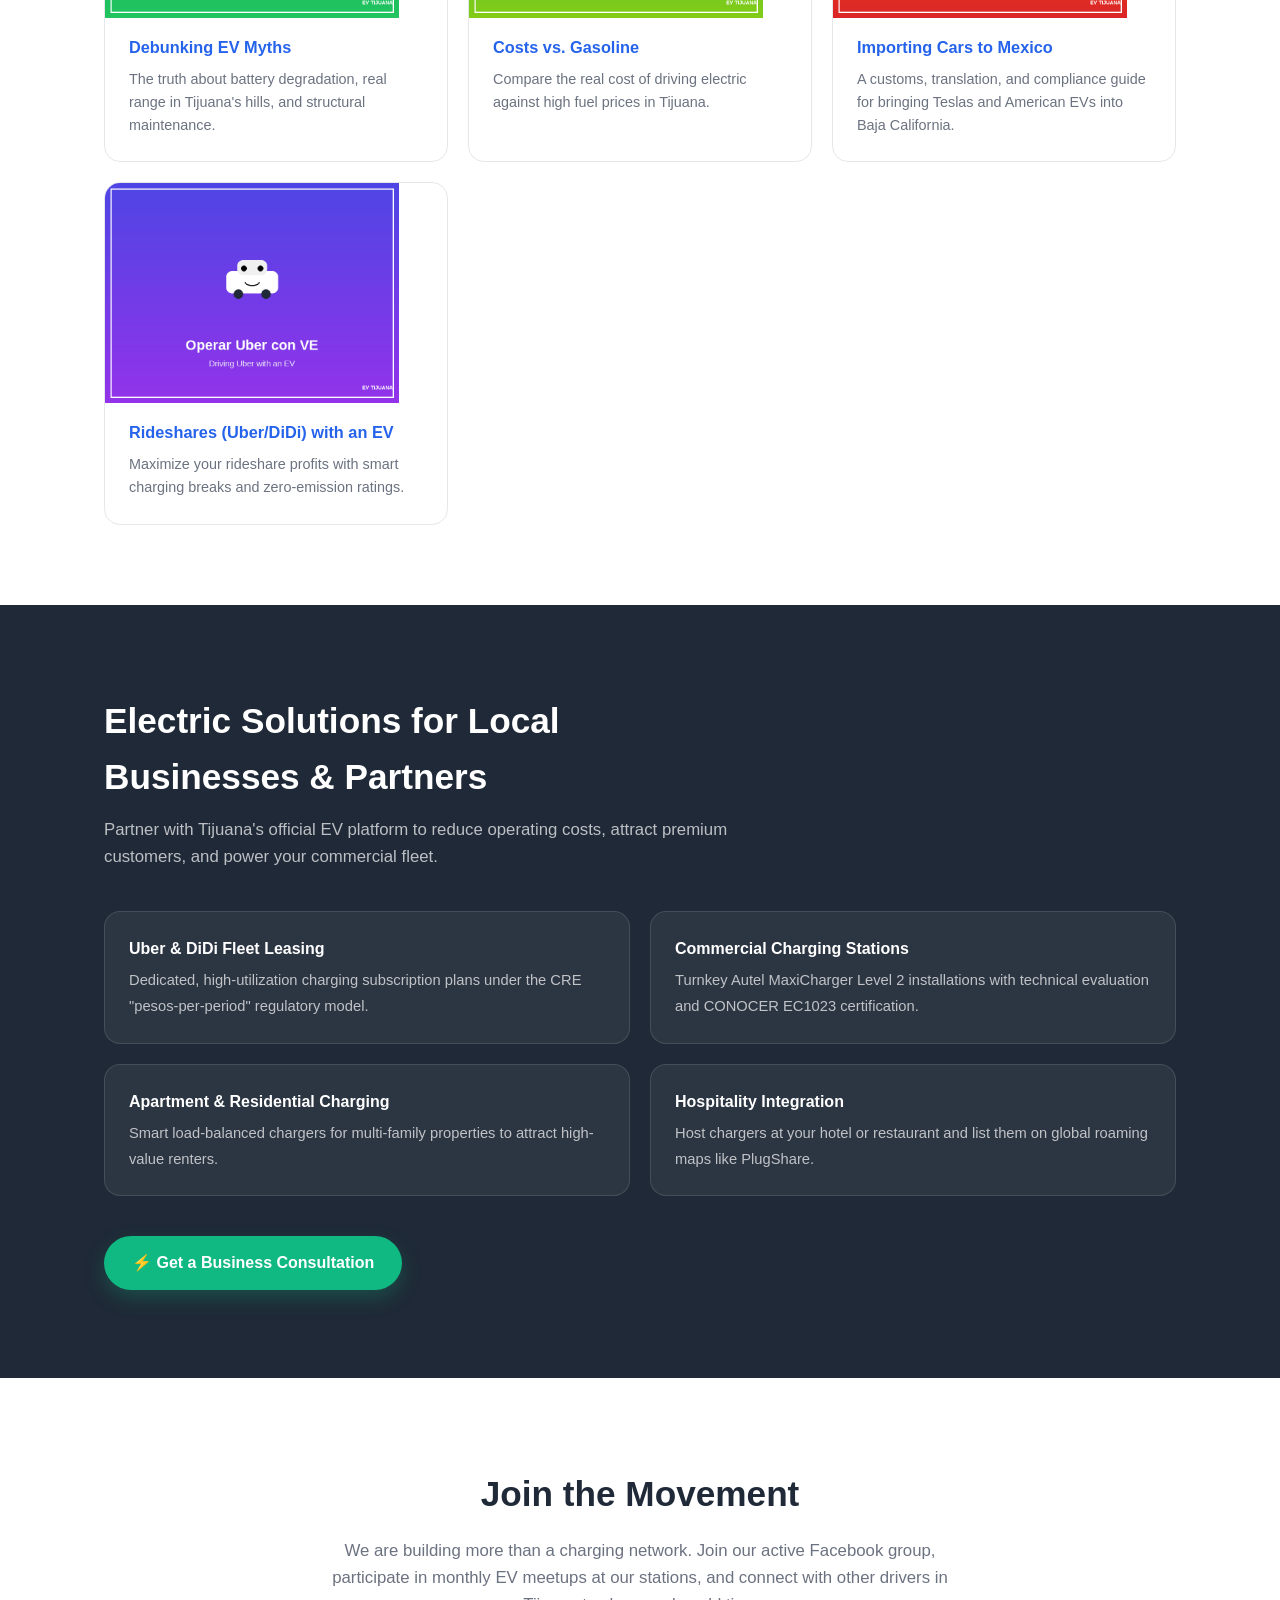
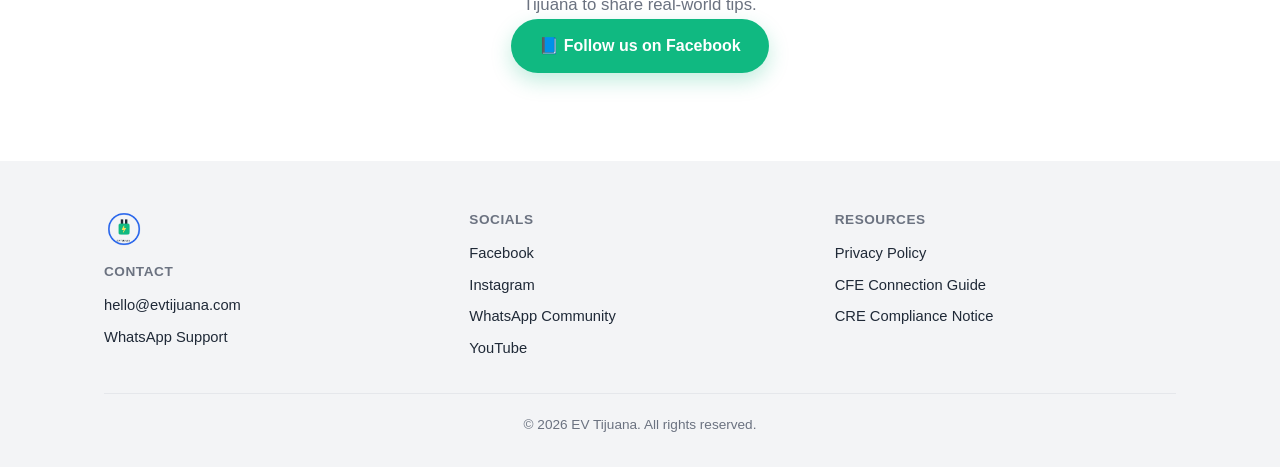
<file: en.html>
<!DOCTYPE html>
<html lang="en">
<head>
<meta charset="UTF-8">
<meta name="viewport" content="width=device-width, initial-scale=1.0">
<title>EV Tijuana — The Home of Electric Vehicles in Tijuana</title>
<meta name="description" content="Community charging station directory for electric vehicles in Baja California — Tijuana, Rosarito, Tecate, Ensenada, and Mexicali.">
<link rel="icon" type="image/png" href="assets/logos/logo_1_minimal.png">
<link rel="stylesheet" href="style.css">
</head>
<body>

<nav class="navbar">
  <div class="container">
    <a href="#" class="brand"><img src="assets/logos/logo_1_minimal.png" alt="EV Tijuana" class="brand-logo"> EV Tijuana</a>
    <div class="nav-links">
      <a href="#chargers">Chargers</a>
      <a href="#resources">Resources</a>
      <a href="#business">Business</a>
      <a href="#community">Community</a>
      <a href="index.html" class="lang-switch">🌐 ES</a>
    </div>
  </div>
</nav>

<header class="hero">
  <div class="container hero-inner">
    <h1>The Home of Electric Vehicles in Tijuana</h1>
    <p>Find charging stations, connect with the EV community, learn everything about electric vehicles, and discover cleaner, smarter transportation.</p>
    <div class="hero-actions">
      <a href="#chargers" class="btn btn-primary">🟢 Find a Charger</a>
      <a href="#community" class="btn btn-secondary">⚡ Join the Community</a>
    </div>
  </div>
</header>

<section class="container stats">
  <div class="stat-card">
    <div class="stat-icon">🔌</div>
    <div class="stat-label">Charging Stations</div>
    <div class="stat-value">Growing Every Week</div>
  </div>
  <div class="stat-card">
    <div class="stat-icon">👥</div>
    <div class="stat-label">Community Members</div>
    <div class="stat-value">Connecting Tijuana</div>
  </div>
  <div class="stat-card">
    <div class="stat-icon">⚡</div>
    <div class="stat-label">EV Drivers Helped</div>
    <div class="stat-value">Zero Emissions</div>
  </div>
  <div class="stat-card">
    <div class="stat-icon">🤝</div>
    <div class="stat-label">Businesses Partnered</div>
    <div class="stat-value">Driving the Future</div>
  </div>
</section>

<section id="chargers" class="section">
  <div class="container">
    <div class="section-head">
      <h2>Baja California Charging Directory</h2>
      <p>A community-built directory to find charging stations across the whole state — Tijuana, Rosarito, Tecate, Ensenada, and Mexicali.</p>
    </div>

    <iframe class="map-frame map-frame-wide" loading="lazy" allowfullscreen
      src="https://maps.google.com/maps?q=Baja%20California%2C%20M%C3%A9xico&t=&z=8&ie=UTF8&iwloc=&output=embed">
    </iframe>

    <div class="speed-legend">
      <span>🔌 <strong>Level 2</strong> — hours to charge</span>
      <span>⚡ <strong>DC Fast</strong> — minutes to charge</span>
      <span>❔ <strong>Unconfirmed</strong> — help us verify it</span>
    </div>

    <div class="station-grid">
      <div class="station-card">
        <div class="station-card-head">
          <h3>Playas de Tijuana Station</h3>
          <span class="station-tag">Tijuana</span>
        </div>
        <div class="speed-badge speed-badge--l2">🔌 Level 2</div>
        <ul class="charger-facts">
          <li><strong>Location</strong> Jardines de Playas de Tijuana, C.P. 22500</li>
          <li><strong>Equipment</strong> Autel MaxiCharger Level 2 Commercial (up to 19.2 kW / 80 A)</li>
          <li><strong>Connector</strong> J1772 (adapter required for Tesla)</li>
          <li><strong>Pricing</strong> Dynamic, based on CFE peak/off-peak hours — check the app</li>
          <li><strong>Hours</strong> 24/7 Access</li>
        </ul>
      </div>
      <div class="station-card">
        <div class="station-card-head">
          <h3>Xcelentric New City</h3>
          <span class="station-tag">Tijuana</span>
        </div>
        <div class="speed-badge speed-badge--l2">🔌 Level 2</div>
        <div class="station-meta">⚡ Electric vehicle charging station · Zona Urbana Río · Open</div>
        <ul class="charger-facts">
          <li><strong>Location</strong> Sótano 1 (Basement 1), directly underneath the glowing tower at the plaza — access through the Quartz Hotel structure</li>
          <li><strong>Hours</strong> Open 24/7 — standard plaza parking fee applies in addition to the electricity used</li>
        </ul>
        <p class="station-tip">💡 <strong>Tip:</strong> You must download the "Autel Charge" app to initialize the session. Your account region must be set to Mexico — choosing a U.S. region or using a U.S. phone number may cause the app configuration to glitch.</p>
      </div>
      <div class="station-card">
        <div class="station-card-head">
          <h3>Hotel Pueblo Amigo Plaza Casino Tijuana</h3>
          <span class="station-tag">Tijuana</span>
        </div>
        <div class="speed-badge speed-badge--unknown">❔ Speed not confirmed</div>
        <div class="station-meta">⭐ 4.4 · 🏨 Hotel · Open</div>
        <ul class="charger-facts">
          <li><strong>Area</strong> Zona Río, close to the San Ysidro border crossing</li>
          <li><strong>Location</strong> Main parking lot of the hotel plaza</li>
          <li><strong>Hours</strong> Accessible 24 hours a day</li>
        </ul>
        <p class="station-tip">💡 Widely used by travelers coming across the border looking for a reliable spot to top off.</p>
      </div>
      <div class="station-card">
        <div class="station-card-head">
          <h3>Plaza Alameda Otay Town Center</h3>
          <span class="station-tag">Tijuana</span>
        </div>
        <div class="speed-badge speed-badge--l2">🔌 Level 2</div>
        <div class="station-meta">⭐ 4.6 · 🛍️ Shopping mall · Watts by Vemo network</div>
        <ul class="charger-facts">
          <li><strong>Location</strong> Underground parking structure of the shopping complex</li>
          <li><strong>Hours</strong> Plaza hours: 8:00 AM – 9:00 PM</li>
        </ul>
        <p class="station-tip">💡 <strong>Tip:</strong> Cellular signals can be weak in the underground parking area — download the charging provider's app before entering the basement.</p>
      </div>
      <div class="station-card">
        <div class="station-card-head">
          <h3>Hyatt Place Tijuana</h3>
          <span class="station-tag">Tijuana</span>
        </div>
        <div class="speed-badge speed-badge--l2">🔌 Level 2 (destination charging)</div>
        <div class="station-meta">⭐ 4.5 · 🏨 Hotel</div>
        <ul class="charger-facts">
          <li><strong>Location</strong> Hotel's dedicated parking area, Boulevard Agua Caliente</li>
          <li><strong>Hours</strong> Available 24/7</li>
        </ul>
        <p class="station-tip">💡 An excellent stop for visitors staying overnight or stopping by the hotel's amenities.</p>
      </div>
      <div class="station-card">
        <div class="station-card-head">
          <h3>BYD Tijuana — Vía Rápida</h3>
          <span class="station-tag">Tijuana</span>
        </div>
        <div class="speed-badge speed-badge--dcfast">⚡ DC Fast Charging</div>
        <div class="station-meta">🚗 BYD Dealership · Vemo Network</div>
        <ul class="charger-facts">
          <li><strong>Address</strong> Av. Vía Rápida Pte. 15161, Zona Urbana Río, 22010</li>
          <li><strong>Phone</strong> 664 210 8256</li>
          <li><strong>Hours</strong> Check the dealership's business hours</li>
        </ul>
      </div>
      <div class="station-card">
        <div class="station-card-head">
          <h3>BYD Tijuana — Paseo de los Héroes</h3>
          <span class="station-tag">Tijuana</span>
        </div>
        <div class="speed-badge speed-badge--dcfast">⚡ DC Fast Charging</div>
        <div class="station-meta">🚗 BYD Dealership · Vemo Network</div>
        <ul class="charger-facts">
          <li><strong>Address</strong> Paseo de los Héroes 10493, Zona Urbana Río, 22010</li>
          <li><strong>Phone</strong> 664 210 8256</li>
          <li><strong>Hours</strong> Check the dealership's business hours</li>
        </ul>
      </div>
      <div class="station-card">
        <div class="station-card-head">
          <h3>Farmacia Roma</h3>
          <span class="station-tag">Rosarito</span>
        </div>
        <div class="speed-badge speed-badge--unknown">❔ Speed not confirmed</div>
        <div class="station-meta">🏪 Pharmacy</div>
        <ul class="charger-facts">
          <li><strong>Location</strong> Blvd. Popotla 26, 22713</li>
        </ul>
        <p class="station-tip">💡 Reported by the community via Electromaps — help us confirm connector type and hours.</p>
      </div>
      <div class="station-card">
        <div class="station-card-head">
          <h3>Asao Restaurant Tecate</h3>
          <span class="station-tag">Tecate</span>
        </div>
        <div class="speed-badge speed-badge--unknown">❔ Speed not confirmed</div>
        <div class="station-meta">🍽️ Restaurant</div>
        <ul class="charger-facts">
          <li><strong>Location</strong> Río Yaqui 798, 21420</li>
        </ul>
        <p class="station-tip">💡 Reported by the community via Electromaps — help us confirm connector type and hours.</p>
      </div>
      <div class="station-card">
        <div class="station-card-head">
          <h3>Tijuana Marriott</h3>
          <span class="station-tag">Tijuana</span>
        </div>
        <div class="speed-badge speed-badge--unknown">❔ Speed not confirmed</div>
        <div class="station-meta">🏨 Hotel</div>
        <ul class="charger-facts">
          <li><strong>Location</strong> Blvd. Agua Caliente 3567, 22044</li>
        </ul>
      </div>
      <div class="station-card">
        <div class="station-card-head">
          <h3>Gamma by Fiesta Inn Tijuana</h3>
          <span class="station-tag">Tijuana</span>
        </div>
        <div class="speed-badge speed-badge--unknown">❔ Speed not confirmed</div>
        <div class="station-meta">🏨 Hotel</div>
        <ul class="charger-facts">
          <li><strong>Location</strong> Blvd. Alberto Limón Padilla, 22430</li>
        </ul>
      </div>
      <div class="station-card">
        <div class="station-card-head">
          <h3>Fiesta Inn Tijuana Otay Aeropuerto</h3>
          <span class="station-tag">Tijuana</span>
        </div>
        <div class="speed-badge speed-badge--unknown">❔ Speed not confirmed</div>
        <div class="station-meta">🏨 Hotel</div>
        <ul class="charger-facts">
          <li><strong>Location</strong> Blvd. Lázaro Cárdenas, 22425</li>
        </ul>
      </div>
      <div class="station-card">
        <div class="station-card-head">
          <h3>Nissan Tijuana Insurgentes</h3>
          <span class="station-tag">Tijuana</span>
        </div>
        <div class="speed-badge speed-badge--unknown">❔ Speed not confirmed</div>
        <div class="station-meta">🚗 Dealership</div>
        <ul class="charger-facts">
          <li><strong>Location</strong> Av. de los Insurgentes 20, 22226</li>
        </ul>
      </div>
      <div class="station-card">
        <div class="station-card-head">
          <h3>Fudura BV</h3>
          <span class="station-tag">Tijuana</span>
        </div>
        <div class="speed-badge speed-badge--unknown">❔ Speed not confirmed</div>
        <div class="station-meta">🔌 Street-level charging</div>
        <ul class="charger-facts">
          <li><strong>Location</strong> Blvd. Gral. Rodolfo Sánchez Taboada 9250, 22010</li>
        </ul>
      </div>
      <div class="station-card station-card-empty">
        <div class="station-empty-icon">📍</div>
        <h3>Know another station?</h3>
        <p>This directory grows with community reports. If you know a station in Tijuana, Rosarito, Tecate, Ensenada, or Mexicali, help us add it.</p>
        <a href="mailto:hello@evtijuana.com?subject=New%20charging%20station&body=Station%20name%3A%0ACity%3A%0AFull%20address%3A%0AConnector%20type%3A%0AComments%3A" class="btn btn-outline">📣 Report a Station</a>
      </div>
    </div>

    <div class="charger-card">
      <h3>Regional Context</h3>
      <ul class="charger-facts">
        <li><strong>Coverage</strong> Baja California has approx. 200 charging points installed by the state government and the private sector (El Imparcial, 2024).</li>
        <li><strong>Expansion</strong> VEMO has installed new chargers in Otay and other areas of Baja California and Baja California Sur.</li>
        <li><strong>Connectors</strong> Many stations in community directories (Electromaps, PlugShare) are Tesla Destination chargers — non-Tesla EVs may need an adapter.</li>
      </ul>
      <p class="station-tip">💡 This data comes from community directories (Electromaps, PlugShare) and may be incomplete or outdated — help us verify it!</p>
    </div>

    <div class="charger-card">
      <h3>How to Charge at Playas de Tijuana</h3>
      <ol class="steps">
        <li>Park in the designated EV charging bay.</li>
        <li>Plug the J1772 connector into your vehicle's charge port.</li>
        <li>Open the EV Tijuana app or scan the QR code to authorize.</li>
        <li>Monitor battery diagnostics and safety in real-time.</li>
      </ol>
    </div>
  </div>
</section>

<section class="section section-alt">
  <div class="container">
    <div class="section-head">
      <h2>Built for the Road Ahead</h2>
    </div>
    <div class="why-grid">
      <div class="why-card">
        <div class="why-icon">🛡️</div>
        <h3>Reliable Charging</h3>
        <p>Safe, well-lit, and convenient locations across Tijuana. We monitor our chargers 24/7 to guarantee 99% uptime.</p>
      </div>
      <div class="why-card">
        <div class="why-icon">👥</div>
        <h3>Community First</h3>
        <p>We exist to help drivers successfully transition to electric mobility. Our focus is supporting you, not just selling charging.</p>
      </div>
      <div class="why-card">
        <div class="why-icon">💬</div>
        <h3>Local Support</h3>
        <p>Connect directly with real, local EV experts in Tijuana via WhatsApp for instant charging help or general advice.</p>
      </div>
    </div>
  </div>
</section>

<section id="resources" class="section">
  <div class="container">
    <div class="section-head">
      <h2>Your Electric Vehicle Resource Guide</h2>
    </div>
    <div class="resource-grid">
      <div class="resource-card">
        <img class="resource-card-img" src="assets/illustrations/topic_1.png" alt="Buying Your First EV" loading="lazy">
        <h3>Buying Your First EV</h3>
        <p>Find the perfect model that fits your budget, daily range, and cross-border lifestyle.</p>
      </div>
      <div class="resource-card">
        <img class="resource-card-img" src="assets/illustrations/topic_6.png" alt="Home Charging Explained" loading="lazy">
        <h3>Home Charging Explained</h3>
        <p>Set up a dedicated 240V CFE second meter to save up to 40% on your domestic electricity bills.</p>
      </div>
      <div class="resource-card">
        <img class="resource-card-img" src="assets/illustrations/topic_13.png" alt="Public Charging 101" loading="lazy">
        <h3>Public Charging 101</h3>
        <p>Navigating the local network, connector types (J1772, Tesla J3400/NACS), and charging speeds.</p>
      </div>
      <div class="resource-card">
        <img class="resource-card-img" src="assets/illustrations/topic_26.png" alt="Debunking EV Myths" loading="lazy">
        <h3>Debunking EV Myths</h3>
        <p>The truth about battery degradation, real range in Tijuana's hills, and structural maintenance.</p>
      </div>
      <div class="resource-card">
        <img class="resource-card-img" src="assets/illustrations/topic_3.png" alt="Costs vs. Gasoline" loading="lazy">
        <h3>Costs vs. Gasoline</h3>
        <p>Compare the real cost of driving electric against high fuel prices in Tijuana.</p>
      </div>
      <div class="resource-card">
        <img class="resource-card-img" src="assets/illustrations/topic_19.png" alt="Importing Cars to Mexico" loading="lazy">
        <h3>Importing Cars to Mexico</h3>
        <p>A customs, translation, and compliance guide for bringing Teslas and American EVs into Baja California.</p>
      </div>
      <div class="resource-card">
        <img class="resource-card-img" src="assets/illustrations/topic_21.png" alt="Rideshares (Uber/DiDi) with an EV" loading="lazy">
        <h3>Rideshares (Uber/DiDi) with an EV</h3>
        <p>Maximize your rideshare profits with smart charging breaks and zero-emission ratings.</p>
      </div>
    </div>
  </div>
</section>

<section id="business" class="fleet">
  <div class="container">
    <div class="section-head">
      <h2>Electric Solutions for Local Businesses & Partners</h2>
      <p>Partner with Tijuana's official EV platform to reduce operating costs, attract premium customers, and power your commercial fleet.</p>
    </div>
    <div class="fleet-grid">
      <div class="fleet-item">
        <strong>Uber & DiDi Fleet Leasing</strong>
        <span>Dedicated, high-utilization charging subscription plans under the CRE "pesos-per-period" regulatory model.</span>
      </div>
      <div class="fleet-item">
        <strong>Commercial Charging Stations</strong>
        <span>Turnkey Autel MaxiCharger Level 2 installations with technical evaluation and CONOCER EC1023 certification.</span>
      </div>
      <div class="fleet-item">
        <strong>Apartment & Residential Charging</strong>
        <span>Smart load-balanced chargers for multi-family properties to attract high-value renters.</span>
      </div>
      <div class="fleet-item">
        <strong>Hospitality Integration</strong>
        <span>Host chargers at your hotel or restaurant and list them on global roaming maps like PlugShare.</span>
      </div>
    </div>
    <a href="mailto:hello@evtijuana.com" class="btn btn-primary">⚡ Get a Business Consultation</a>
  </div>
</section>

<section id="community" class="community">
  <div class="container">
    <h2>Join the Movement</h2>
    <p>We are building more than a charging network. Join our active Facebook group, participate in monthly EV meetups at our stations, and connect with other drivers in Tijuana to share real-world tips.</p>
    <a href="https://www.facebook.com/profile.php?id=61591820469625" target="_blank" rel="noopener" class="btn btn-primary">📘 Follow us on Facebook</a>
  </div>
</section>

<footer>
  <div class="container">
    <div class="footer-grid">
      <div class="footer-col">
        <img src="assets/logos/logo_1_minimal.png" alt="EV Tijuana" class="footer-logo">
        <h4>Contact</h4>
        <a href="mailto:hello@evtijuana.com">hello@evtijuana.com</a>
        <a href="#">WhatsApp Support</a>
      </div>
      <div class="footer-col">
        <h4>Socials</h4>
        <a href="https://www.facebook.com/profile.php?id=61591820469625" target="_blank" rel="noopener">Facebook</a>
        <a href="#">Instagram</a>
        <a href="#">WhatsApp Community</a>
        <a href="#">YouTube</a>
      </div>
      <div class="footer-col">
        <h4>Resources</h4>
        <a href="#">Privacy Policy</a>
        <a href="#">CFE Connection Guide</a>
        <a href="#">CRE Compliance Notice</a>
      </div>
    </div>
    <div class="footer-bottom">© 2026 EV Tijuana. All rights reserved.</div>
  </div>
</footer>

</body>
</html>
</file>
<file: style.css>
/* EV Tijuana — shared styles */

:root {
  --white: #FFFFFF;
  --charcoal: #1F2937;
  --blue: #2563EB;
  --blue-dark: #1D4ED8;
  --green: #10B981;
  --green-dark: #059669;
  --gray-100: #F3F4F6;
  --gray-200: #E5E7EB;
  --gray-500: #6B7280;
}

* { box-sizing: border-box; }

html { scroll-behavior: smooth; }

body {
  margin: 0;
  font-family: -apple-system, BlinkMacSystemFont, "Segoe UI", Roboto, Helvetica, Arial, sans-serif;
  color: var(--charcoal);
  background: var(--white);
  line-height: 1.6;
}

a { color: inherit; text-decoration: none; }

img { max-width: 100%; display: block; }

.container {
  max-width: 1120px;
  margin: 0 auto;
  padding: 0 24px;
}

/* ---------- Navbar ---------- */
.navbar {
  position: sticky;
  top: 0;
  z-index: 50;
  background: var(--white);
  border-bottom: 1px solid var(--gray-200);
}

.navbar .container {
  display: flex;
  align-items: center;
  justify-content: space-between;
  height: 72px;
}

.brand {
  font-weight: 800;
  font-size: 1.25rem;
  color: var(--charcoal);
  display: flex;
  align-items: center;
  gap: 8px;
}

.brand-logo {
  width: 32px;
  height: 32px;
  display: inline-block;
}

.brand-dot {
  width: 10px;
  height: 10px;
  border-radius: 50%;
  background: var(--green);
  display: inline-block;
}

.footer-logo {
  width: 40px;
  height: 40px;
  display: block;
  margin-bottom: 12px;
}

.nav-links {
  display: flex;
  align-items: center;
  gap: 28px;
}

.nav-links a {
  font-weight: 600;
  font-size: 0.95rem;
  color: var(--charcoal);
}

.nav-links a:hover { color: var(--blue); }

.lang-switch {
  display: inline-flex;
  align-items: center;
  gap: 6px;
  padding: 8px 16px;
  border-radius: 999px;
  border: 1.5px solid var(--charcoal);
  font-weight: 700;
  font-size: 0.85rem;
  transition: background 0.15s ease, color 0.15s ease;
}

.lang-switch:hover {
  background: var(--charcoal);
  color: var(--white);
}

/* ---------- Buttons ---------- */
.btn {
  display: inline-flex;
  align-items: center;
  gap: 8px;
  padding: 14px 28px;
  border-radius: 999px;
  font-weight: 700;
  font-size: 1rem;
  border: none;
  cursor: pointer;
  transition: transform 0.15s ease, box-shadow 0.15s ease;
}

.btn:hover { transform: translateY(-1px); }

.btn-primary {
  background: var(--green);
  color: var(--white);
  box-shadow: 0 8px 20px rgba(16, 185, 129, 0.25);
}

.btn-primary:hover { background: var(--green-dark); }

.btn-secondary {
  background: transparent;
  color: var(--white);
  border: 2px solid rgba(255, 255, 255, 0.7);
}

.btn-secondary:hover { background: rgba(255, 255, 255, 0.12); }

.btn-outline {
  background: transparent;
  color: var(--blue);
  border: 2px solid var(--blue);
}

.btn-outline:hover { background: var(--blue); color: var(--white); }

/* ---------- Hero ---------- */
.hero {
  position: relative;
  background:
    linear-gradient(135deg, rgba(31,41,55,0.88), rgba(37,99,235,0.55)),
    linear-gradient(160deg, #1F2937 0%, #24344a 45%, #16324f 100%);
  color: var(--white);
  padding: 120px 0 100px;
  overflow: hidden;
}

.hero::after {
  content: "";
  position: absolute;
  inset: 0;
  background-image: radial-gradient(circle at 20% 30%, rgba(255,255,255,0.06) 0, transparent 45%),
                     radial-gradient(circle at 80% 70%, rgba(16,185,129,0.15) 0, transparent 50%);
  pointer-events: none;
}

.hero-inner {
  position: relative;
  max-width: 720px;
}

.hero h1 {
  font-size: clamp(2.2rem, 5vw, 3.4rem);
  font-weight: 800;
  line-height: 1.1;
  margin: 0 0 20px;
}

.hero p {
  font-size: 1.15rem;
  color: rgba(255,255,255,0.85);
  margin: 0 0 36px;
  max-width: 600px;
}

.hero-actions {
  display: flex;
  flex-wrap: wrap;
  gap: 16px;
}

/* ---------- Stats ---------- */
.stats {
  display: grid;
  grid-template-columns: repeat(4, 1fr);
  gap: 20px;
  padding: 56px 0;
}

.stat-card {
  text-align: center;
  padding: 28px 16px;
  border-radius: 16px;
  background: var(--gray-100);
}

.stat-icon { font-size: 2rem; margin-bottom: 12px; }

.stat-label {
  font-weight: 700;
  font-size: 0.95rem;
  color: var(--charcoal);
  margin-bottom: 4px;
}

.stat-value {
  font-size: 0.85rem;
  color: var(--gray-500);
}

/* ---------- Section shell ---------- */
.section { padding: 80px 0; }
.section-alt { background: var(--gray-100); }

.section-head {
  max-width: 640px;
  margin: 0 auto 48px;
  text-align: center;
}

.section-head h2 {
  font-size: clamp(1.6rem, 3vw, 2.2rem);
  font-weight: 800;
  margin: 0 0 12px;
}

.section-head p {
  color: var(--gray-500);
  font-size: 1.05rem;
  margin: 0;
}

/* ---------- Map / charger card ---------- */
.charger-layout {
  display: grid;
  grid-template-columns: 1fr 1fr;
  gap: 40px;
  align-items: start;
}

.map-frame {
  width: 100%;
  height: 360px;
  border: 0;
  border-radius: 20px;
  box-shadow: 0 10px 30px rgba(0,0,0,0.08);
}

.map-frame-wide {
  height: 420px;
  margin-bottom: 40px;
}

.charger-card {
  background: var(--white);
  border: 1px solid var(--gray-200);
  border-radius: 20px;
  padding: 28px;
}

/* ---------- Station directory grid ---------- */
.station-grid {
  display: grid;
  grid-template-columns: repeat(2, 1fr);
  gap: 24px;
  margin-bottom: 40px;
}

.station-card {
  background: var(--white);
  border: 1px solid var(--gray-200);
  border-radius: 20px;
  padding: 28px;
}

.station-card-head {
  display: flex;
  align-items: center;
  justify-content: space-between;
  gap: 12px;
  margin-bottom: 16px;
}

.station-card-head h3 { margin: 0; font-size: 1.1rem; }

.station-tag {
  background: var(--gray-100);
  color: var(--blue);
  font-weight: 700;
  font-size: 0.78rem;
  padding: 5px 12px;
  border-radius: 999px;
  white-space: nowrap;
}

.speed-badge {
  display: inline-flex;
  align-items: center;
  gap: 6px;
  padding: 4px 12px;
  border-radius: 999px;
  font-weight: 700;
  font-size: 0.75rem;
  margin-bottom: 12px;
}

.speed-badge--l2 { background: rgba(37, 99, 235, 0.1); color: var(--blue); }
.speed-badge--dcfast { background: rgba(16, 185, 129, 0.14); color: var(--green-dark); }
.speed-badge--unknown { background: var(--gray-100); color: var(--gray-500); }

.speed-legend {
  display: flex;
  flex-wrap: wrap;
  gap: 20px;
  align-items: center;
  margin: -16px 0 32px;
  font-size: 0.85rem;
  color: var(--gray-500);
}

.speed-legend span { display: inline-flex; align-items: center; gap: 6px; }

.station-meta {
  font-size: 0.85rem;
  color: var(--gray-500);
  margin: -8px 0 16px;
}

.station-tip {
  margin: 16px 0 0;
  padding: 12px 16px;
  background: var(--gray-100);
  border-radius: 12px;
  font-size: 0.88rem;
  color: var(--charcoal);
}

.station-tip strong { color: var(--blue); }

.station-card-empty {
  display: flex;
  flex-direction: column;
  align-items: flex-start;
  justify-content: center;
  text-align: left;
  background: var(--gray-100);
  border: 1.5px dashed var(--gray-200);
}

.station-empty-icon { font-size: 1.8rem; margin-bottom: 12px; }

.station-card-empty h3 { margin: 0 0 8px; font-size: 1.05rem; }

.station-card-empty p {
  margin: 0 0 20px;
  color: var(--gray-500);
  font-size: 0.92rem;
}

.charger-card h3 {
  margin: 0 0 16px;
  font-size: 1.2rem;
}

.charger-facts {
  list-style: none;
  padding: 0;
  margin: 0 0 24px;
}

.charger-facts li {
  display: flex;
  gap: 8px;
  padding: 8px 0;
  border-bottom: 1px solid var(--gray-200);
  font-size: 0.95rem;
}

.charger-facts li:last-child { border-bottom: none; }

.charger-facts strong { color: var(--charcoal); min-width: 130px; flex-shrink: 0; }

.steps {
  list-style: none;
  counter-reset: step;
  padding: 0;
  margin: 0;
}

.steps li {
  counter-increment: step;
  position: relative;
  padding: 0 0 16px 40px;
  font-size: 0.95rem;
}

.steps li::before {
  content: counter(step);
  position: absolute;
  left: 0;
  top: -2px;
  width: 26px;
  height: 26px;
  border-radius: 50%;
  background: var(--blue);
  color: var(--white);
  font-weight: 700;
  font-size: 0.8rem;
  display: flex;
  align-items: center;
  justify-content: center;
}

/* ---------- Why us columns ---------- */
.why-grid {
  display: grid;
  grid-template-columns: repeat(3, 1fr);
  gap: 32px;
}

.why-card { text-align: left; }

.why-icon {
  font-size: 1.8rem;
  width: 56px;
  height: 56px;
  display: flex;
  align-items: center;
  justify-content: center;
  border-radius: 14px;
  background: var(--gray-100);
  margin-bottom: 16px;
}

.why-card h3 { margin: 0 0 8px; font-size: 1.1rem; }
.why-card p { margin: 0; color: var(--gray-500); font-size: 0.95rem; }

/* ---------- Resource grid ---------- */
.resource-grid {
  display: grid;
  grid-template-columns: repeat(3, 1fr);
  gap: 20px;
}

.resource-card {
  background: var(--white);
  border: 1px solid var(--gray-200);
  border-radius: 16px;
  padding: 24px;
  overflow: hidden;
  transition: box-shadow 0.15s ease, transform 0.15s ease;
}

.resource-card:hover {
  box-shadow: 0 12px 24px rgba(0,0,0,0.06);
  transform: translateY(-2px);
}

.resource-card-img {
  display: block;
  width: calc(100% + 48px);
  margin: -24px -24px 16px;
  aspect-ratio: 4 / 3;
  object-fit: cover;
}

.resource-card h3 {
  margin: 0 0 8px;
  font-size: 1.02rem;
  color: var(--blue);
}

.resource-card p { margin: 0; font-size: 0.9rem; color: var(--gray-500); }

/* ---------- Fleet / commercial (dark) ---------- */
.fleet {
  background: var(--charcoal);
  color: var(--white);
  padding: 88px 0;
}

.fleet .section-head { text-align: left; margin: 0 0 40px; max-width: 640px; }
.fleet .section-head h2 { color: var(--white); }
.fleet .section-head p { color: rgba(255,255,255,0.7); }

.fleet-grid {
  display: grid;
  grid-template-columns: repeat(2, 1fr);
  gap: 20px;
  margin-bottom: 40px;
}

.fleet-item {
  background: rgba(255,255,255,0.06);
  border: 1px solid rgba(255,255,255,0.12);
  border-radius: 16px;
  padding: 24px;
}

.fleet-item strong { color: var(--white); display: block; margin-bottom: 6px; }
.fleet-item span { color: rgba(255,255,255,0.7); font-size: 0.92rem; }

/* ---------- Community ---------- */
.community {
  text-align: center;
  padding: 88px 0;
}

.community h2 { font-size: clamp(1.6rem, 3vw, 2.2rem); font-weight: 800; margin: 0 0 16px; }
.community p { max-width: 620px; margin: 0 auto; color: var(--gray-500); font-size: 1.05rem; }

/* ---------- Footer ---------- */
footer {
  background: var(--gray-100);
  padding: 48px 0 32px;
}

.footer-grid {
  display: grid;
  grid-template-columns: repeat(3, 1fr);
  gap: 24px;
  margin-bottom: 24px;
}

.footer-col h4 {
  font-size: 0.85rem;
  text-transform: uppercase;
  letter-spacing: 0.04em;
  color: var(--gray-500);
  margin: 0 0 12px;
}

.footer-col a, .footer-col span {
  display: block;
  font-size: 0.92rem;
  margin-bottom: 8px;
  color: var(--charcoal);
}

.footer-col a:hover { color: var(--blue); }

.footer-bottom {
  border-top: 1px solid var(--gray-200);
  padding-top: 20px;
  font-size: 0.85rem;
  color: var(--gray-500);
  text-align: center;
}

/* ---------- Responsive ---------- */
@media (max-width: 860px) {
  .stats { grid-template-columns: repeat(2, 1fr); }
  .charger-layout { grid-template-columns: 1fr; }
  .station-grid { grid-template-columns: 1fr; }
  .why-grid { grid-template-columns: 1fr; }
  .resource-grid { grid-template-columns: repeat(2, 1fr); }
  .fleet-grid { grid-template-columns: 1fr; }
  .footer-grid { grid-template-columns: 1fr; }
  .nav-links { display: none; }
}

@media (max-width: 560px) {
  .resource-grid { grid-template-columns: 1fr; }
  .hero { padding: 90px 0 70px; }
}
</file>
